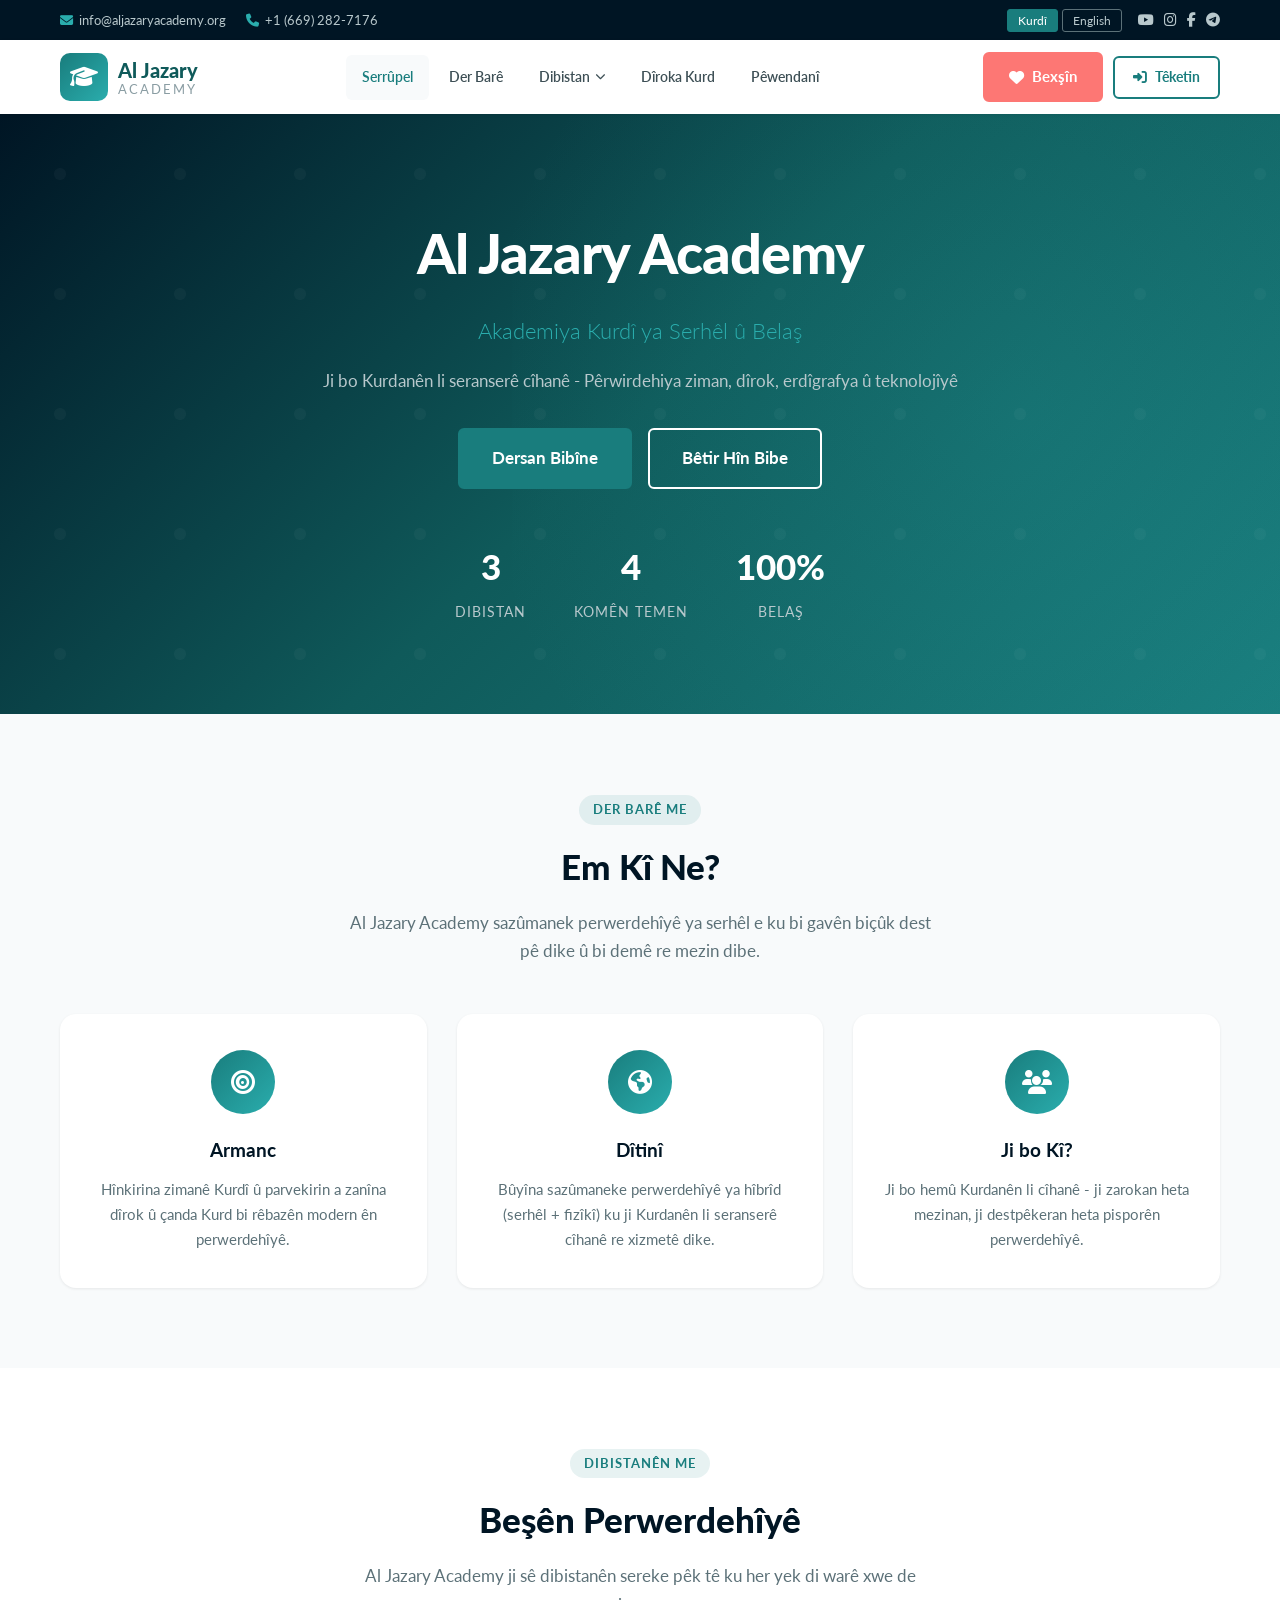
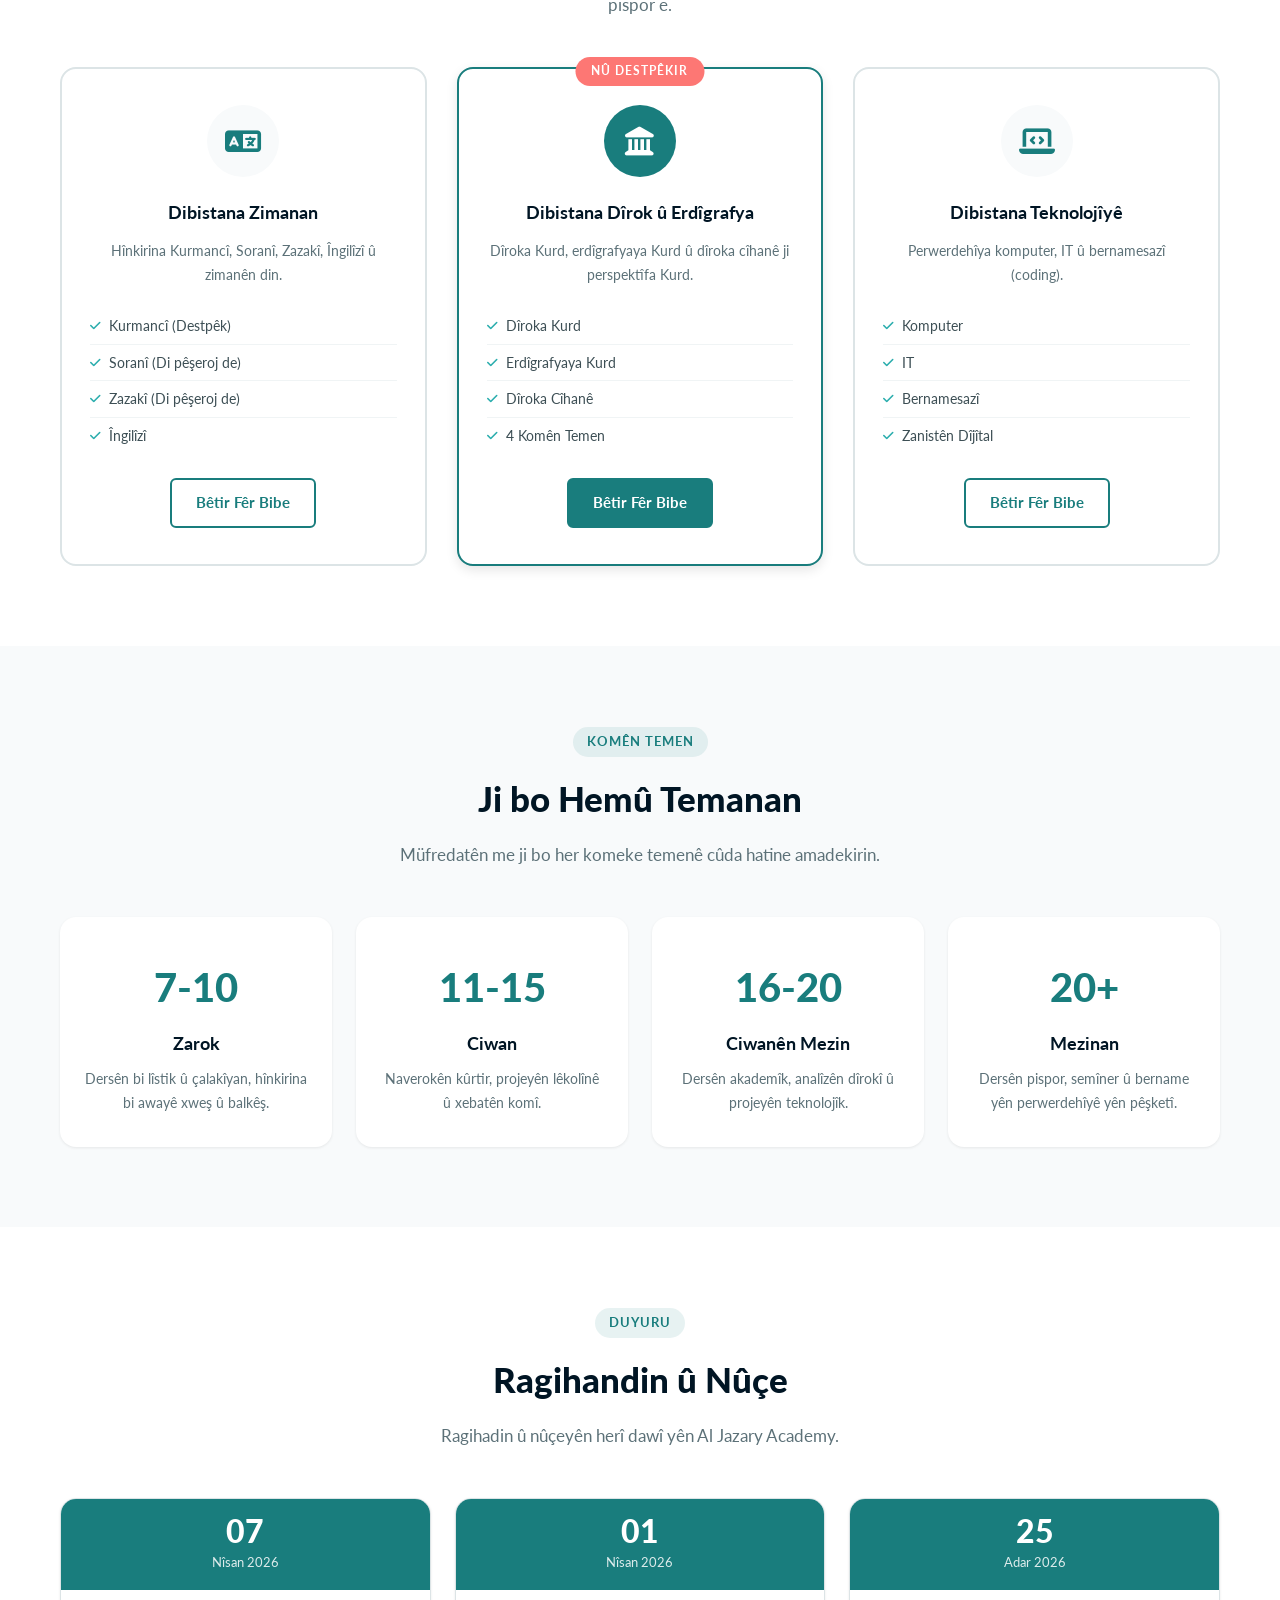
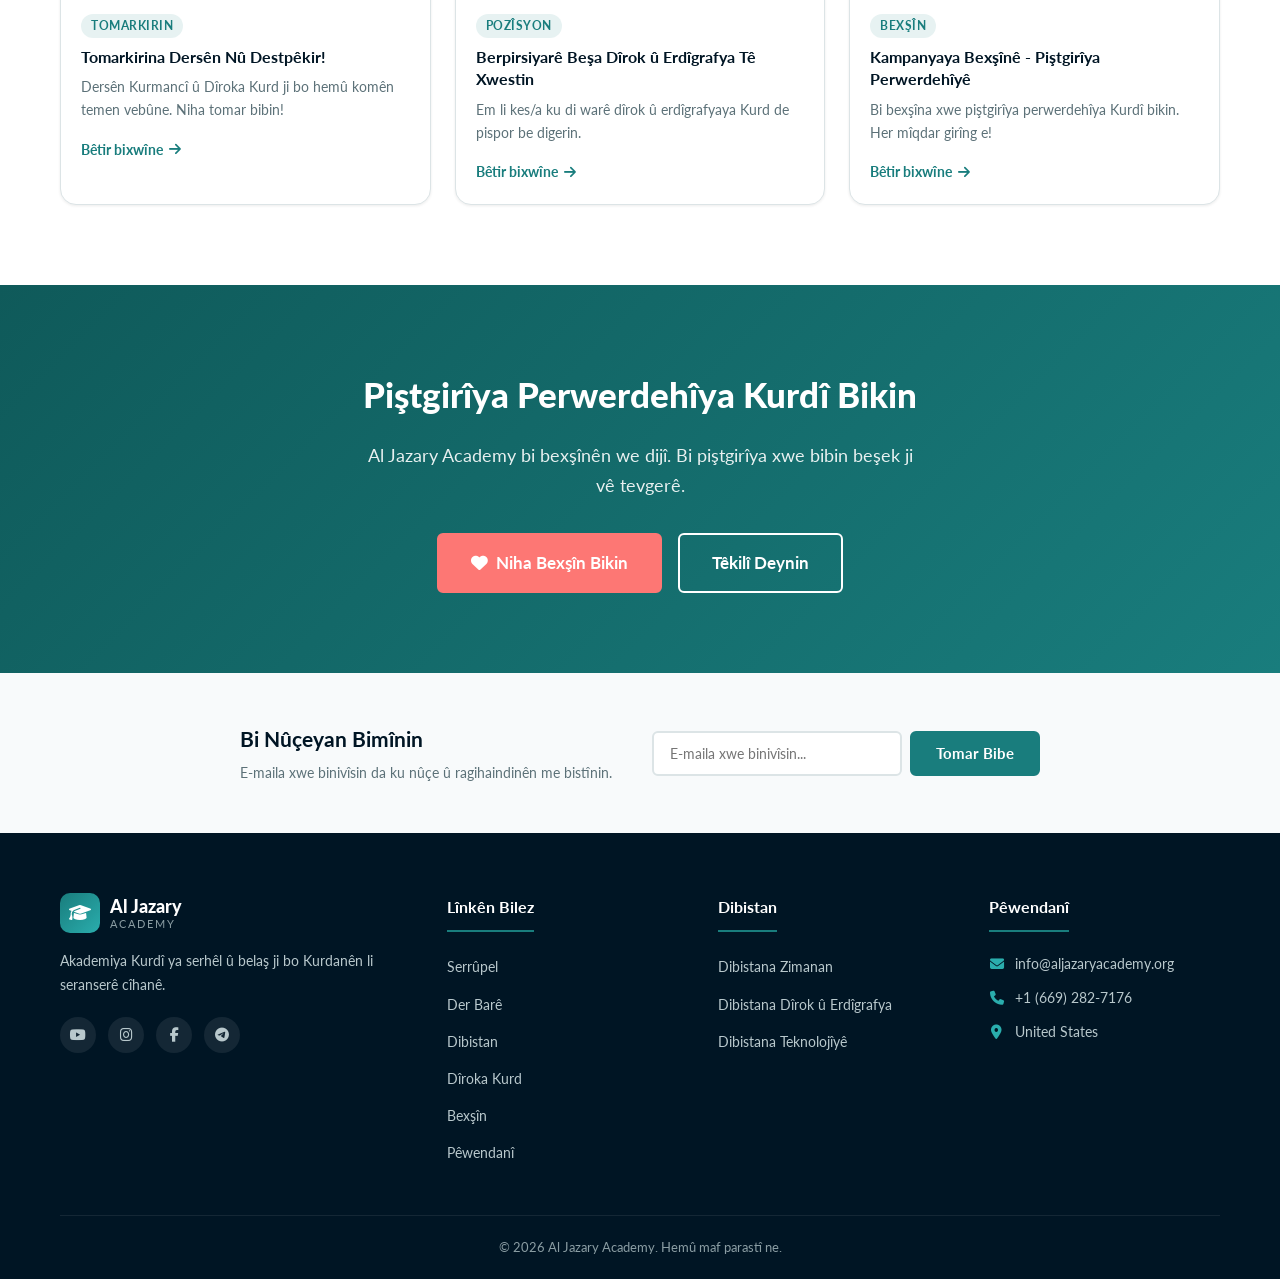
<file: index.html>
<!DOCTYPE html>
<html lang="ku">
<head>
    <meta charset="UTF-8">
    <meta name="viewport" content="width=device-width, initial-scale=1.0">
    <title>Al Jazary Academy - Akademiya Kurd&icirc; ya Serhêl</title>
    <meta name="description" content="Al Jazary Academy - Free online Kurdish education. Kurdish language, history, geography and technology courses for all ages.">
    <link rel="preconnect" href="https://fonts.googleapis.com">
    <link rel="preconnect" href="https://fonts.gstatic.com" crossorigin>
    <link href="https://fonts.googleapis.com/css2?family=Lato:wght@300;400;700;900&family=Noto+Sans+Arabic:wght@400;700&display=swap" rel="stylesheet">
    <link rel="stylesheet" href="https://cdnjs.cloudflare.com/ajax/libs/font-awesome/6.5.1/css/all.min.css">
    <link rel="stylesheet" href="css/style.css">
</head>
<body>

    <!-- Top Bar -->
    <div class="top-bar">
        <div class="container">
            <div class="top-bar-left">
                <span><i class="fas fa-envelope"></i> info@aljazaryacademy.org</span>
                <span><i class="fas fa-phone"></i> +1 (669) 282-7176</span>
            </div>
            <div class="top-bar-right">
                <div class="language-switcher">
                    <button class="lang-btn active" data-lang="ku">Kurd&icirc;</button>
                    <button class="lang-btn" data-lang="en">English</button>
                </div>
                <div class="social-icons">
                    <a href="#" aria-label="YouTube"><i class="fab fa-youtube"></i></a>
                    <a href="#" aria-label="Instagram"><i class="fab fa-instagram"></i></a>
                    <a href="#" aria-label="Facebook"><i class="fab fa-facebook-f"></i></a>
                    <a href="#" aria-label="Telegram"><i class="fab fa-telegram-plane"></i></a>
                </div>
            </div>
        </div>
    </div>

    <!-- Header / Navigation -->
    <header class="main-header" id="mainHeader">
        <div class="container">
            <div class="header-inner">
                <a href="index.html" class="logo">
                    <div class="logo-icon">
                        <i class="fas fa-graduation-cap"></i>
                    </div>
                    <div class="logo-text">
                        <span class="logo-name">Al Jazary</span>
                        <span class="logo-sub">Academy</span>
                    </div>
                </a>

                <nav class="main-nav" id="mainNav">
                    <ul class="nav-list">
                        <li><a href="index.html" class="active">Serr&ucirc;pel</a></li>
                        <li><a href="pages/about.html">Der Bar&ecirc;</a></li>
                        <li class="has-dropdown">
                            <a href="pages/schools.html">Dibistan <i class="fas fa-chevron-down"></i></a>
                            <ul class="dropdown">
                                <li><a href="pages/schools.html#language">Dibistana Zimanan</a></li>
                                <li><a href="pages/schools.html#history">Dibistana D&icirc;rok &ucirc; Erd&icirc;grafya</a></li>
                                <li><a href="pages/schools.html#tech">Dibistana Teknoloj&icirc;y&ecirc;</a></li>
                            </ul>
                        </li>
                        <li><a href="pages/history.html">D&icirc;roka Kurd</a></li>
                        <li><a href="pages/contact.html">P&ecirc;wendan&icirc;</a></li>
                    </ul>
                </nav>

                <div class="header-actions">
                    <a href="pages/donate.html" class="btn btn-donate"><i class="fas fa-heart"></i> Bexşîn</a>
                    <a href="#" class="btn btn-login"><i class="fas fa-sign-in-alt"></i> T&ecirc;ketin</a>
                    <button class="mobile-toggle" id="mobileToggle" aria-label="Menu">
                        <span></span>
                        <span></span>
                        <span></span>
                    </button>
                </div>
            </div>
        </div>
    </header>

    <!-- Hero Section -->
    <section class="hero">
        <div class="hero-overlay"></div>
        <div class="container">
            <div class="hero-content">
                <h1>Al Jazary Academy</h1>
                <p class="hero-subtitle">Akademiya Kurd&icirc; ya Serhêl &ucirc; Belaş</p>
                <p class="hero-desc">Ji bo Kurdan&ecirc;n li seranser&ecirc; cîhan&ecirc; - P&ecirc;rwirdehiya ziman, d&icirc;rok, erd&icirc;grafya &ucirc; teknoloj&icirc;y&ecirc;</p>
                <div class="hero-buttons">
                    <a href="pages/schools.html" class="btn btn-primary btn-lg">Dersan Bibîne</a>
                    <a href="pages/about.html" class="btn btn-outline btn-lg">Bêtir Hîn Bibe</a>
                </div>
                <div class="hero-stats">
                    <div class="stat">
                        <span class="stat-number">3</span>
                        <span class="stat-label">Dibistan</span>
                    </div>
                    <div class="stat">
                        <span class="stat-number">4</span>
                        <span class="stat-label">Komên Temen</span>
                    </div>
                    <div class="stat">
                        <span class="stat-number">100%</span>
                        <span class="stat-label">Belaş</span>
                    </div>
                </div>
            </div>
        </div>
    </section>

    <!-- About Preview Section -->
    <section class="section about-preview">
        <div class="container">
            <div class="section-header">
                <span class="section-tag">Der Bar&ecirc; Me</span>
                <h2>Em K&icirc; Ne?</h2>
                <p>Al Jazary Academy sazûmanek perwerdehîyê ya serhêl e ku bi gavên biçûk dest pê dike û bi demê re mezin dibe.</p>
            </div>
            <div class="about-grid">
                <div class="about-card">
                    <div class="about-icon"><i class="fas fa-bullseye"></i></div>
                    <h3>Armanc</h3>
                    <p>Hînkirina zimanê Kurdî û parvekirin a zanîna dîrok û çanda Kurd bi rêbazên modern ên perwerdehîyê.</p>
                </div>
                <div class="about-card">
                    <div class="about-icon"><i class="fas fa-globe-americas"></i></div>
                    <h3>Dîtinî</h3>
                    <p>Bûyîna sazûmaneke perwerdehîyê ya hîbrîd (serhêl + fizîkî) ku ji Kurdanên li seranserê cîhanê re xizmetê dike.</p>
                </div>
                <div class="about-card">
                    <div class="about-icon"><i class="fas fa-users"></i></div>
                    <h3>Ji bo Kî?</h3>
                    <p>Ji bo hemû Kurdanên li cîhanê - ji zarokan heta mezinan, ji destpêkeran heta pisporên perwerdehîyê.</p>
                </div>
            </div>
        </div>
    </section>

    <!-- Schools Section -->
    <section class="section schools-section">
        <div class="container">
            <div class="section-header">
                <span class="section-tag">Dibistanên Me</span>
                <h2>Beşên Perwerdehîyê</h2>
                <p>Al Jazary Academy ji sê dibistanên sereke pêk tê ku her yek di warê xwe de pispor e.</p>
            </div>
            <div class="schools-grid">
                <!-- Language School -->
                <div class="school-card">
                    <div class="school-icon">
                        <i class="fas fa-language"></i>
                    </div>
                    <h3>Dibistana Zimanan</h3>
                    <p>Hînkirina Kurmancî, Soranî, Zazakî, Îngilîzî û zimanên din.</p>
                    <ul class="school-features">
                        <li><i class="fas fa-check"></i> Kurmancî (Destpêk)</li>
                        <li><i class="fas fa-check"></i> Soranî (Di pêşeroj de)</li>
                        <li><i class="fas fa-check"></i> Zazakî (Di pêşeroj de)</li>
                        <li><i class="fas fa-check"></i> Îngilîzî</li>
                    </ul>
                    <a href="pages/schools.html#language" class="btn btn-secondary">Bêtir Fêr Bibe</a>
                </div>

                <!-- History School -->
                <div class="school-card featured">
                    <div class="school-badge">Nû Destpêkir</div>
                    <div class="school-icon">
                        <i class="fas fa-landmark"></i>
                    </div>
                    <h3>Dibistana Dîrok û Erdîgrafya</h3>
                    <p>Dîroka Kurd, erdîgrafyaya Kurd û dîroka cîhanê ji perspektîfa Kurd.</p>
                    <ul class="school-features">
                        <li><i class="fas fa-check"></i> Dîroka Kurd</li>
                        <li><i class="fas fa-check"></i> Erdîgrafyaya Kurd</li>
                        <li><i class="fas fa-check"></i> Dîroka Cîhanê</li>
                        <li><i class="fas fa-check"></i> 4 Komên Temen</li>
                    </ul>
                    <a href="pages/schools.html#history" class="btn btn-primary">Bêtir Fêr Bibe</a>
                </div>

                <!-- Tech School -->
                <div class="school-card">
                    <div class="school-icon">
                        <i class="fas fa-laptop-code"></i>
                    </div>
                    <h3>Dibistana Teknolojîyê</h3>
                    <p>Perwerdehîya komputer, IT û bernamesazî (coding).</p>
                    <ul class="school-features">
                        <li><i class="fas fa-check"></i> Komputer</li>
                        <li><i class="fas fa-check"></i> IT</li>
                        <li><i class="fas fa-check"></i> Bernamesazî</li>
                        <li><i class="fas fa-check"></i> Zanistên Dîjîtal</li>
                    </ul>
                    <a href="pages/schools.html#tech" class="btn btn-secondary">Bêtir Fêr Bibe</a>
                </div>
            </div>
        </div>
    </section>

    <!-- Age Groups Section -->
    <section class="section age-groups">
        <div class="container">
            <div class="section-header">
                <span class="section-tag">Komên Temen</span>
                <h2>Ji bo Hemû Temanan</h2>
                <p>Müfredatên me ji bo her komeke temenê cûda hatine amadekirin.</p>
            </div>
            <div class="age-grid">
                <div class="age-card">
                    <div class="age-range">7-10</div>
                    <h3>Zarok</h3>
                    <p>Dersên bi lîstik û çalakîyan, hînkirina bi awayê xweş û balkêş.</p>
                </div>
                <div class="age-card">
                    <div class="age-range">11-15</div>
                    <h3>Ciwan</h3>
                    <p>Naverokên kûrtir, projeyên lêkolînê û xebatên komî.</p>
                </div>
                <div class="age-card">
                    <div class="age-range">16-20</div>
                    <h3>Ciwanên Mezin</h3>
                    <p>Dersên akademîk, analîzên dîrokî û projeyên teknolojîk.</p>
                </div>
                <div class="age-card">
                    <div class="age-range">20+</div>
                    <h3>Mezinan</h3>
                    <p>Dersên pispor, semîner û bername yên perwerdehîyê yên pêşketî.</p>
                </div>
            </div>
        </div>
    </section>

    <!-- Announcements Section -->
    <section class="section announcements">
        <div class="container">
            <div class="section-header">
                <span class="section-tag">Duyuru</span>
                <h2>Ragihandin û Nûçe</h2>
                <p>Ragihadin û nûçeyên herî dawî yên Al Jazary Academy.</p>
            </div>
            <div class="announcements-grid">
                <div class="announcement-card">
                    <div class="announcement-date">
                        <span class="day">07</span>
                        <span class="month">Nîsan 2026</span>
                    </div>
                    <div class="announcement-content">
                        <span class="announcement-tag">Tomarkirin</span>
                        <h3>Tomarkirina Dersên Nû Destpêkir!</h3>
                        <p>Dersên Kurmancî û Dîroka Kurd ji bo hemû komên temen vebûne. Niha tomar bibin!</p>
                        <a href="#" class="read-more">Bêtir bixwîne <i class="fas fa-arrow-right"></i></a>
                    </div>
                </div>
                <div class="announcement-card">
                    <div class="announcement-date">
                        <span class="day">01</span>
                        <span class="month">Nîsan 2026</span>
                    </div>
                    <div class="announcement-content">
                        <span class="announcement-tag">Pozîsyon</span>
                        <h3>Berpirsiyarê Beşa Dîrok û Erdîgrafya Tê Xwestin</h3>
                        <p>Em li kes/a ku di warê dîrok û erdîgrafyaya Kurd de pispor be digerin.</p>
                        <a href="#" class="read-more">Bêtir bixwîne <i class="fas fa-arrow-right"></i></a>
                    </div>
                </div>
                <div class="announcement-card">
                    <div class="announcement-date">
                        <span class="day">25</span>
                        <span class="month">Adar 2026</span>
                    </div>
                    <div class="announcement-content">
                        <span class="announcement-tag">Bexşîn</span>
                        <h3>Kampanyaya Bexşînê - Piştgirîya Perwerdehîyê</h3>
                        <p>Bi bexşîna xwe piştgirîya perwerdehîya Kurdî bikin. Her mîqdar girîng e!</p>
                        <a href="pages/donate.html" class="read-more">Bêtir bixwîne <i class="fas fa-arrow-right"></i></a>
                    </div>
                </div>
            </div>
        </div>
    </section>

    <!-- CTA / Donate Section -->
    <section class="section cta-section">
        <div class="container">
            <div class="cta-content">
                <h2>Piştgirîya Perwerdehîya Kurdî Bikin</h2>
                <p>Al Jazary Academy bi bexşînên we dijî. Bi piştgirîya xwe bibin beşek ji vê tevgerê.</p>
                <div class="cta-buttons">
                    <a href="pages/donate.html" class="btn btn-donate btn-lg"><i class="fas fa-heart"></i> Niha Bexşîn Bikin</a>
                    <a href="pages/contact.html" class="btn btn-outline btn-lg">Têkilî Deynin</a>
                </div>
            </div>
        </div>
    </section>

    <!-- Newsletter Section -->
    <section class="section newsletter">
        <div class="container">
            <div class="newsletter-inner">
                <div class="newsletter-text">
                    <h3>Bi Nûçeyan Bimînin</h3>
                    <p>E-maila xwe binivîsin da ku nûçe û ragihaindinên me bistînin.</p>
                </div>
                <form class="newsletter-form" id="newsletterForm">
                    <input type="email" placeholder="E-maila xwe binivîsin..." required>
                    <button type="submit" class="btn btn-primary">Tomar Bibe</button>
                </form>
            </div>
        </div>
    </section>

    <!-- Footer -->
    <footer class="main-footer">
        <div class="container">
            <div class="footer-grid">
                <div class="footer-col">
                    <div class="footer-logo">
                        <div class="logo-icon"><i class="fas fa-graduation-cap"></i></div>
                        <div class="logo-text">
                            <span class="logo-name">Al Jazary</span>
                            <span class="logo-sub">Academy</span>
                        </div>
                    </div>
                    <p>Akademiya Kurdî ya serhêl û belaş ji bo Kurdanên li seranserê cîhanê.</p>
                    <div class="footer-social">
                        <a href="#" aria-label="YouTube"><i class="fab fa-youtube"></i></a>
                        <a href="#" aria-label="Instagram"><i class="fab fa-instagram"></i></a>
                        <a href="#" aria-label="Facebook"><i class="fab fa-facebook-f"></i></a>
                        <a href="#" aria-label="Telegram"><i class="fab fa-telegram-plane"></i></a>
                    </div>
                </div>
                <div class="footer-col">
                    <h4>Lînkên Bilez</h4>
                    <ul>
                        <li><a href="index.html">Serrûpel</a></li>
                        <li><a href="pages/about.html">Der Barê</a></li>
                        <li><a href="pages/schools.html">Dibistan</a></li>
                        <li><a href="pages/history.html">Dîroka Kurd</a></li>
                        <li><a href="pages/donate.html">Bexşîn</a></li>
                        <li><a href="pages/contact.html">Pêwendanî</a></li>
                    </ul>
                </div>
                <div class="footer-col">
                    <h4>Dibistan</h4>
                    <ul>
                        <li><a href="pages/schools.html#language">Dibistana Zimanan</a></li>
                        <li><a href="pages/schools.html#history">Dibistana Dîrok û Erdîgrafya</a></li>
                        <li><a href="pages/schools.html#tech">Dibistana Teknolojîyê</a></li>
                    </ul>
                </div>
                <div class="footer-col">
                    <h4>Pêwendanî</h4>
                    <ul class="contact-list">
                        <li><i class="fas fa-envelope"></i> info@aljazaryacademy.org</li>
                        <li><i class="fas fa-phone"></i> +1 (669) 282-7176</li>
                        <li><i class="fas fa-map-marker-alt"></i> United States</li>
                    </ul>
                </div>
            </div>
            <div class="footer-bottom">
                <p>&copy; 2026 Al Jazary Academy. Hemû maf parastî ne.</p>
            </div>
        </div>
    </footer>

    <!-- Back to Top -->
    <button class="back-to-top" id="backToTop" aria-label="Back to top">
        <i class="fas fa-chevron-up"></i>
    </button>

    <script src="js/main.js"></script>
</body>
</html>
</file>
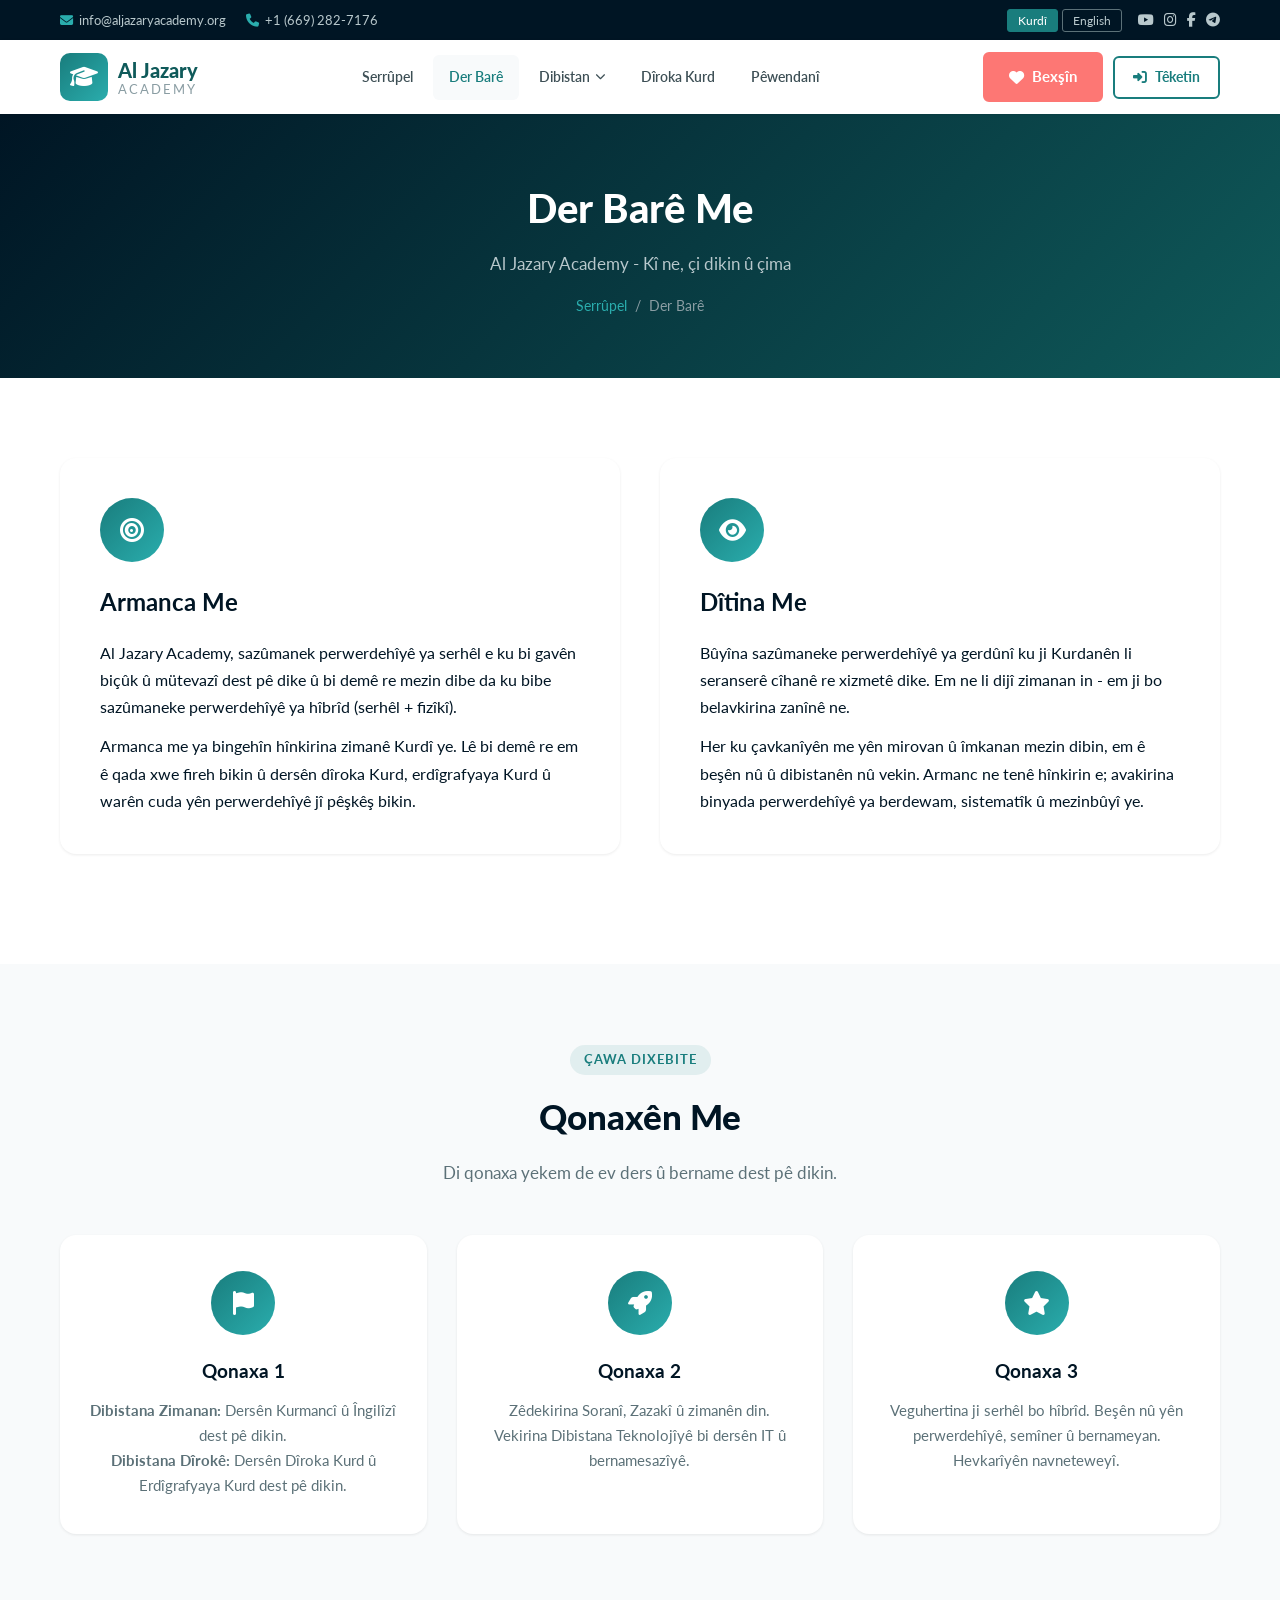
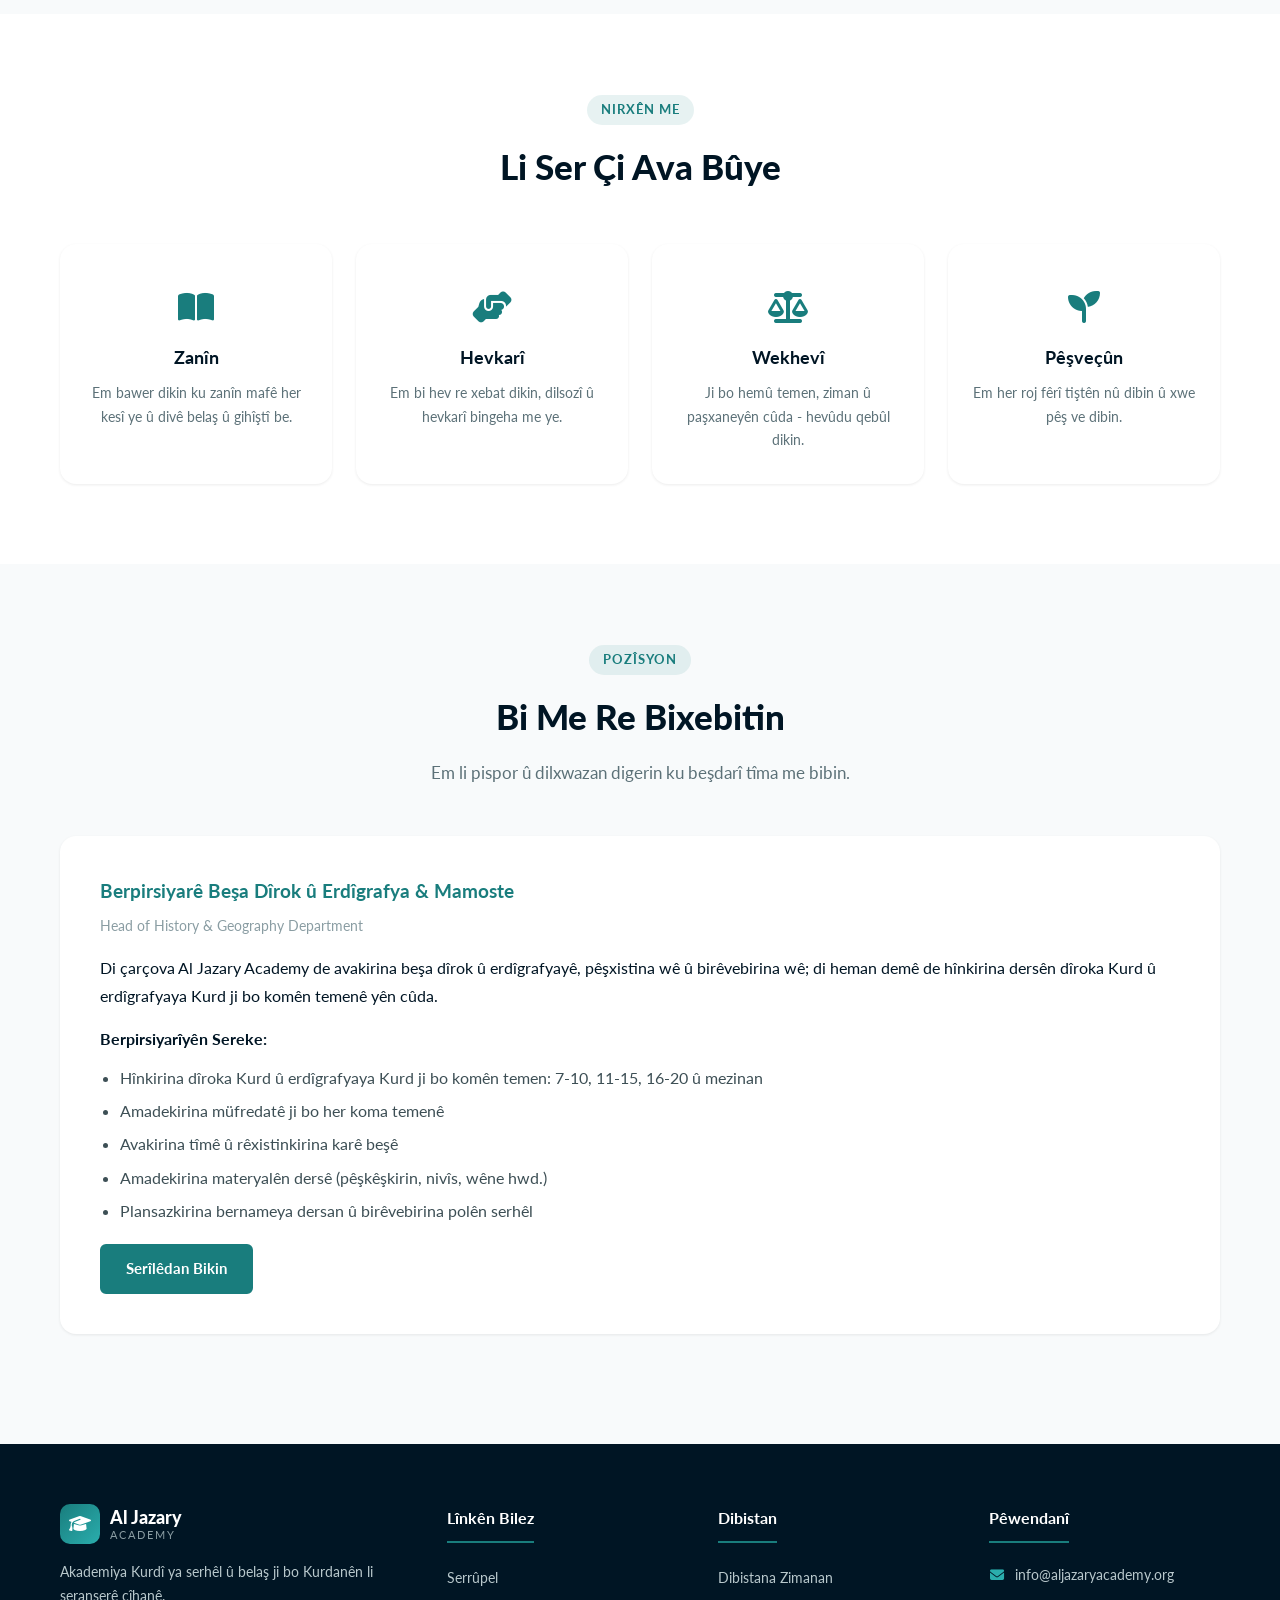
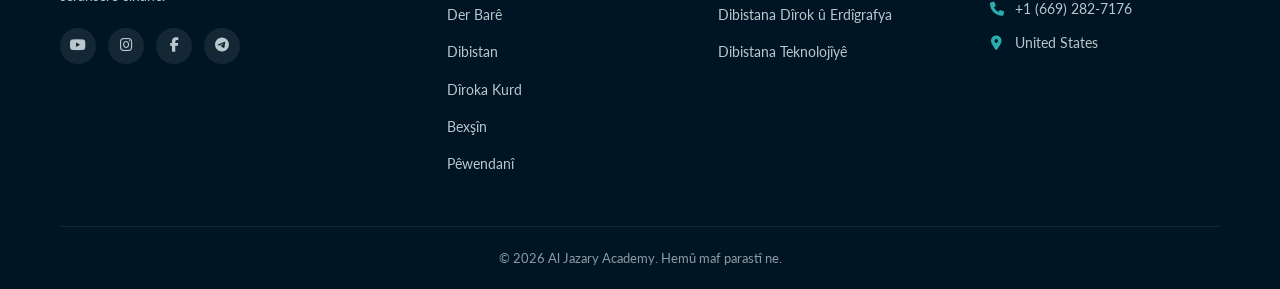
<file: pages/about.html>
<!DOCTYPE html>
<html lang="ku">
<head>
    <meta charset="UTF-8">
    <meta name="viewport" content="width=device-width, initial-scale=1.0">
    <title>Der Barê - Al Jazary Academy</title>
    <meta name="description" content="Al Jazary Academy - About us. Learn about our mission, vision and team.">
    <link rel="preconnect" href="https://fonts.googleapis.com">
    <link rel="preconnect" href="https://fonts.gstatic.com" crossorigin>
    <link href="https://fonts.googleapis.com/css2?family=Lato:wght@300;400;700;900&display=swap" rel="stylesheet">
    <link rel="stylesheet" href="https://cdnjs.cloudflare.com/ajax/libs/font-awesome/6.5.1/css/all.min.css">
    <link rel="stylesheet" href="../css/style.css">
</head>
<body>

    <!-- Top Bar -->
    <div class="top-bar">
        <div class="container">
            <div class="top-bar-left">
                <span><i class="fas fa-envelope"></i> info@aljazaryacademy.org</span>
                <span><i class="fas fa-phone"></i> +1 (669) 282-7176</span>
            </div>
            <div class="top-bar-right">
                <div class="language-switcher">
                    <button class="lang-btn active" data-lang="ku">Kurdî</button>
                    <button class="lang-btn" data-lang="en">English</button>
                </div>
                <div class="social-icons">
                    <a href="#" aria-label="YouTube"><i class="fab fa-youtube"></i></a>
                    <a href="#" aria-label="Instagram"><i class="fab fa-instagram"></i></a>
                    <a href="#" aria-label="Facebook"><i class="fab fa-facebook-f"></i></a>
                    <a href="#" aria-label="Telegram"><i class="fab fa-telegram-plane"></i></a>
                </div>
            </div>
        </div>
    </div>

    <!-- Header -->
    <header class="main-header" id="mainHeader">
        <div class="container">
            <div class="header-inner">
                <a href="../index.html" class="logo">
                    <div class="logo-icon"><i class="fas fa-graduation-cap"></i></div>
                    <div class="logo-text">
                        <span class="logo-name">Al Jazary</span>
                        <span class="logo-sub">Academy</span>
                    </div>
                </a>
                <nav class="main-nav" id="mainNav">
                    <ul class="nav-list">
                        <li><a href="../index.html">Serrûpel</a></li>
                        <li><a href="about.html" class="active">Der Barê</a></li>
                        <li class="has-dropdown">
                            <a href="schools.html">Dibistan <i class="fas fa-chevron-down"></i></a>
                            <ul class="dropdown">
                                <li><a href="schools.html#language">Dibistana Zimanan</a></li>
                                <li><a href="schools.html#history">Dibistana Dîrok û Erdîgrafya</a></li>
                                <li><a href="schools.html#tech">Dibistana Teknolojîyê</a></li>
                            </ul>
                        </li>
                        <li><a href="history.html">Dîroka Kurd</a></li>
                        <li><a href="contact.html">Pêwendanî</a></li>
                    </ul>
                </nav>
                <div class="header-actions">
                    <a href="donate.html" class="btn btn-donate"><i class="fas fa-heart"></i> Bexşîn</a>
                    <a href="#" class="btn btn-login"><i class="fas fa-sign-in-alt"></i> Têketin</a>
                    <button class="mobile-toggle" id="mobileToggle" aria-label="Menu">
                        <span></span><span></span><span></span>
                    </button>
                </div>
            </div>
        </div>
    </header>

    <!-- Page Header -->
    <section class="page-header">
        <div class="container">
            <h1>Der Barê Me</h1>
            <p>Al Jazary Academy - Kî ne, çi dikin û çima</p>
            <div class="breadcrumb">
                <a href="../index.html">Serrûpel</a>
                <span>/</span>
                <span>Der Barê</span>
            </div>
        </div>
    </section>

    <!-- Mission & Vision -->
    <section class="section">
        <div class="container">
            <div class="about-grid" style="grid-template-columns: 1fr 1fr; gap: 40px;">
                <div class="content-card">
                    <div class="about-icon" style="margin: 0 0 20px 0;"><i class="fas fa-bullseye"></i></div>
                    <h3 style="font-size: 1.5rem; margin-bottom: 16px;">Armanca Me</h3>
                    <p>Al Jazary Academy, sazûmanek perwerdehîyê ya serhêl e ku bi gavên biçûk û mütevazî dest pê dike û bi demê re mezin dibe da ku bibe sazûmaneke perwerdehîyê ya hîbrîd (serhêl + fizîkî).</p>
                    <p style="margin-top: 12px;">Armanca me ya bingehîn hînkirina zimanê Kurdî ye. Lê bi demê re em ê qada xwe fireh bikin û dersên dîroka Kurd, erdîgrafyaya Kurd û warên cuda yên perwerdehîyê jî pêşkêş bikin.</p>
                </div>
                <div class="content-card">
                    <div class="about-icon" style="margin: 0 0 20px 0;"><i class="fas fa-eye"></i></div>
                    <h3 style="font-size: 1.5rem; margin-bottom: 16px;">Dîtina Me</h3>
                    <p>Bûyîna sazûmaneke perwerdehîyê ya gerdûnî ku ji Kurdanên li seranserê cîhanê re xizmetê dike. Em ne li dijî zimanan in - em ji bo belavkirina zanînê ne.</p>
                    <p style="margin-top: 12px;">Her ku çavkanîyên me yên mirovan û îmkanan mezin dibin, em ê beşên nû û dibistanên nû vekin. Armanc ne tenê hînkirin e; avakirina binyada perwerdehîyê ya berdewam, sistematîk û mezinbûyî ye.</p>
                </div>
            </div>
        </div>
    </section>

    <!-- How It Works -->
    <section class="section" style="background: var(--gray-50);">
        <div class="container">
            <div class="section-header">
                <span class="section-tag">Çawa Dixebite</span>
                <h2>Qonaxên Me</h2>
                <p>Di qonaxa yekem de ev ders û bername dest pê dikin.</p>
            </div>
            <div class="about-grid">
                <div class="about-card">
                    <div class="about-icon"><i class="fas fa-flag"></i></div>
                    <h3>Qonaxa 1</h3>
                    <p><strong>Dibistana Zimanan:</strong> Dersên Kurmancî û Îngilîzî dest pê dikin. <br><strong>Dibistana Dîrokê:</strong> Dersên Dîroka Kurd û Erdîgrafyaya Kurd dest pê dikin.</p>
                </div>
                <div class="about-card">
                    <div class="about-icon"><i class="fas fa-rocket"></i></div>
                    <h3>Qonaxa 2</h3>
                    <p>Zêdekirina Soranî, Zazakî û zimanên din. Vekirina Dibistana Teknolojîyê bi dersên IT û bernamesazîyê.</p>
                </div>
                <div class="about-card">
                    <div class="about-icon"><i class="fas fa-star"></i></div>
                    <h3>Qonaxa 3</h3>
                    <p>Veguhertina ji serhêl bo hîbrîd. Beşên nû yên perwerdehîyê, semîner û bernameyan. Hevkarîyên navneteweyî.</p>
                </div>
            </div>
        </div>
    </section>

    <!-- Values -->
    <section class="section">
        <div class="container">
            <div class="section-header">
                <span class="section-tag">Nirxên Me</span>
                <h2>Li Ser Çi Ava Bûye</h2>
            </div>
            <div class="age-grid">
                <div class="age-card">
                    <div class="age-range" style="font-size: 2rem;"><i class="fas fa-book-open" style="color: var(--primary);"></i></div>
                    <h3>Zanîn</h3>
                    <p>Em bawer dikin ku zanîn mafê her kesî ye û divê belaş û gihîştî be.</p>
                </div>
                <div class="age-card">
                    <div class="age-range" style="font-size: 2rem;"><i class="fas fa-hands-helping" style="color: var(--primary);"></i></div>
                    <h3>Hevkarî</h3>
                    <p>Em bi hev re xebat dikin, dilsozî û hevkarî bingeha me ye.</p>
                </div>
                <div class="age-card">
                    <div class="age-range" style="font-size: 2rem;"><i class="fas fa-balance-scale" style="color: var(--primary);"></i></div>
                    <h3>Wekhevî</h3>
                    <p>Ji bo hemû temen, ziman û paşxaneyên cûda - hevûdu qebûl dikin.</p>
                </div>
                <div class="age-card">
                    <div class="age-range" style="font-size: 2rem;"><i class="fas fa-seedling" style="color: var(--primary);"></i></div>
                    <h3>Pêşveçûn</h3>
                    <p>Em her roj fêrî tiştên nû dibin û xwe pêş ve dibin.</p>
                </div>
            </div>
        </div>
    </section>

    <!-- Open Positions -->
    <section class="section" style="background: var(--gray-50);">
        <div class="container">
            <div class="section-header">
                <span class="section-tag">Pozîsyon</span>
                <h2>Bi Me Re Bixebitin</h2>
                <p>Em li pispor û dilxwazan digerin ku beşdarî tîma me bibin.</p>
            </div>
            <div class="content-card">
                <h3 style="color: var(--primary); margin-bottom: 8px;">Berpirsiyarê Beşa Dîrok û Erdîgrafya & Mamoste</h3>
                <p style="color: var(--gray-400); font-size: 0.85rem; margin-bottom: 16px;">Head of History & Geography Department</p>
                <p style="margin-bottom: 16px;">Di çarçova Al Jazary Academy de avakirina beşa dîrok û erdîgrafyayê, pêşxistina wê û birêvebirina wê; di heman demê de hînkirina dersên dîroka Kurd û erdîgrafyaya Kurd ji bo komên temenê yên cûda.</p>
                <h4 style="margin-bottom: 12px;">Berpirsiyarîyên Sereke:</h4>
                <ul style="margin-left: 20px; margin-bottom: 20px; list-style: disc;">
                    <li style="margin-bottom: 6px; color: var(--gray-600);">Hînkirina dîroka Kurd û erdîgrafyaya Kurd ji bo komên temen: 7-10, 11-15, 16-20 û mezinan</li>
                    <li style="margin-bottom: 6px; color: var(--gray-600);">Amadekirina müfredatê ji bo her koma temenê</li>
                    <li style="margin-bottom: 6px; color: var(--gray-600);">Avakirina tîmê û rêxistinkirina karê beşê</li>
                    <li style="margin-bottom: 6px; color: var(--gray-600);">Amadekirina materyalên dersê (pêşkêşkirin, nivîs, wêne hwd.)</li>
                    <li style="margin-bottom: 6px; color: var(--gray-600);">Plansazkirina bernameya dersan û birêvebirina polên serhêl</li>
                </ul>
                <a href="contact.html" class="btn btn-primary">Serîlêdan Bikin</a>
            </div>
        </div>
    </section>

    <!-- Footer -->
    <footer class="main-footer">
        <div class="container">
            <div class="footer-grid">
                <div class="footer-col">
                    <div class="footer-logo">
                        <div class="logo-icon"><i class="fas fa-graduation-cap"></i></div>
                        <div class="logo-text">
                            <span class="logo-name">Al Jazary</span>
                            <span class="logo-sub">Academy</span>
                        </div>
                    </div>
                    <p>Akademiya Kurdî ya serhêl û belaş ji bo Kurdanên li seranserê cîhanê.</p>
                    <div class="footer-social">
                        <a href="#"><i class="fab fa-youtube"></i></a>
                        <a href="#"><i class="fab fa-instagram"></i></a>
                        <a href="#"><i class="fab fa-facebook-f"></i></a>
                        <a href="#"><i class="fab fa-telegram-plane"></i></a>
                    </div>
                </div>
                <div class="footer-col">
                    <h4>Lînkên Bilez</h4>
                    <ul>
                        <li><a href="../index.html">Serrûpel</a></li>
                        <li><a href="about.html">Der Barê</a></li>
                        <li><a href="schools.html">Dibistan</a></li>
                        <li><a href="history.html">Dîroka Kurd</a></li>
                        <li><a href="donate.html">Bexşîn</a></li>
                        <li><a href="contact.html">Pêwendanî</a></li>
                    </ul>
                </div>
                <div class="footer-col">
                    <h4>Dibistan</h4>
                    <ul>
                        <li><a href="schools.html#language">Dibistana Zimanan</a></li>
                        <li><a href="schools.html#history">Dibistana Dîrok û Erdîgrafya</a></li>
                        <li><a href="schools.html#tech">Dibistana Teknolojîyê</a></li>
                    </ul>
                </div>
                <div class="footer-col">
                    <h4>Pêwendanî</h4>
                    <ul class="contact-list">
                        <li><i class="fas fa-envelope"></i> info@aljazaryacademy.org</li>
                        <li><i class="fas fa-phone"></i> +1 (669) 282-7176</li>
                        <li><i class="fas fa-map-marker-alt"></i> United States</li>
                    </ul>
                </div>
            </div>
            <div class="footer-bottom">
                <p>&copy; 2026 Al Jazary Academy. Hemû maf parastî ne.</p>
            </div>
        </div>
    </footer>

    <button class="back-to-top" id="backToTop" aria-label="Back to top"><i class="fas fa-chevron-up"></i></button>
    <script src="../js/main.js"></script>
</body>
</html>
</file>
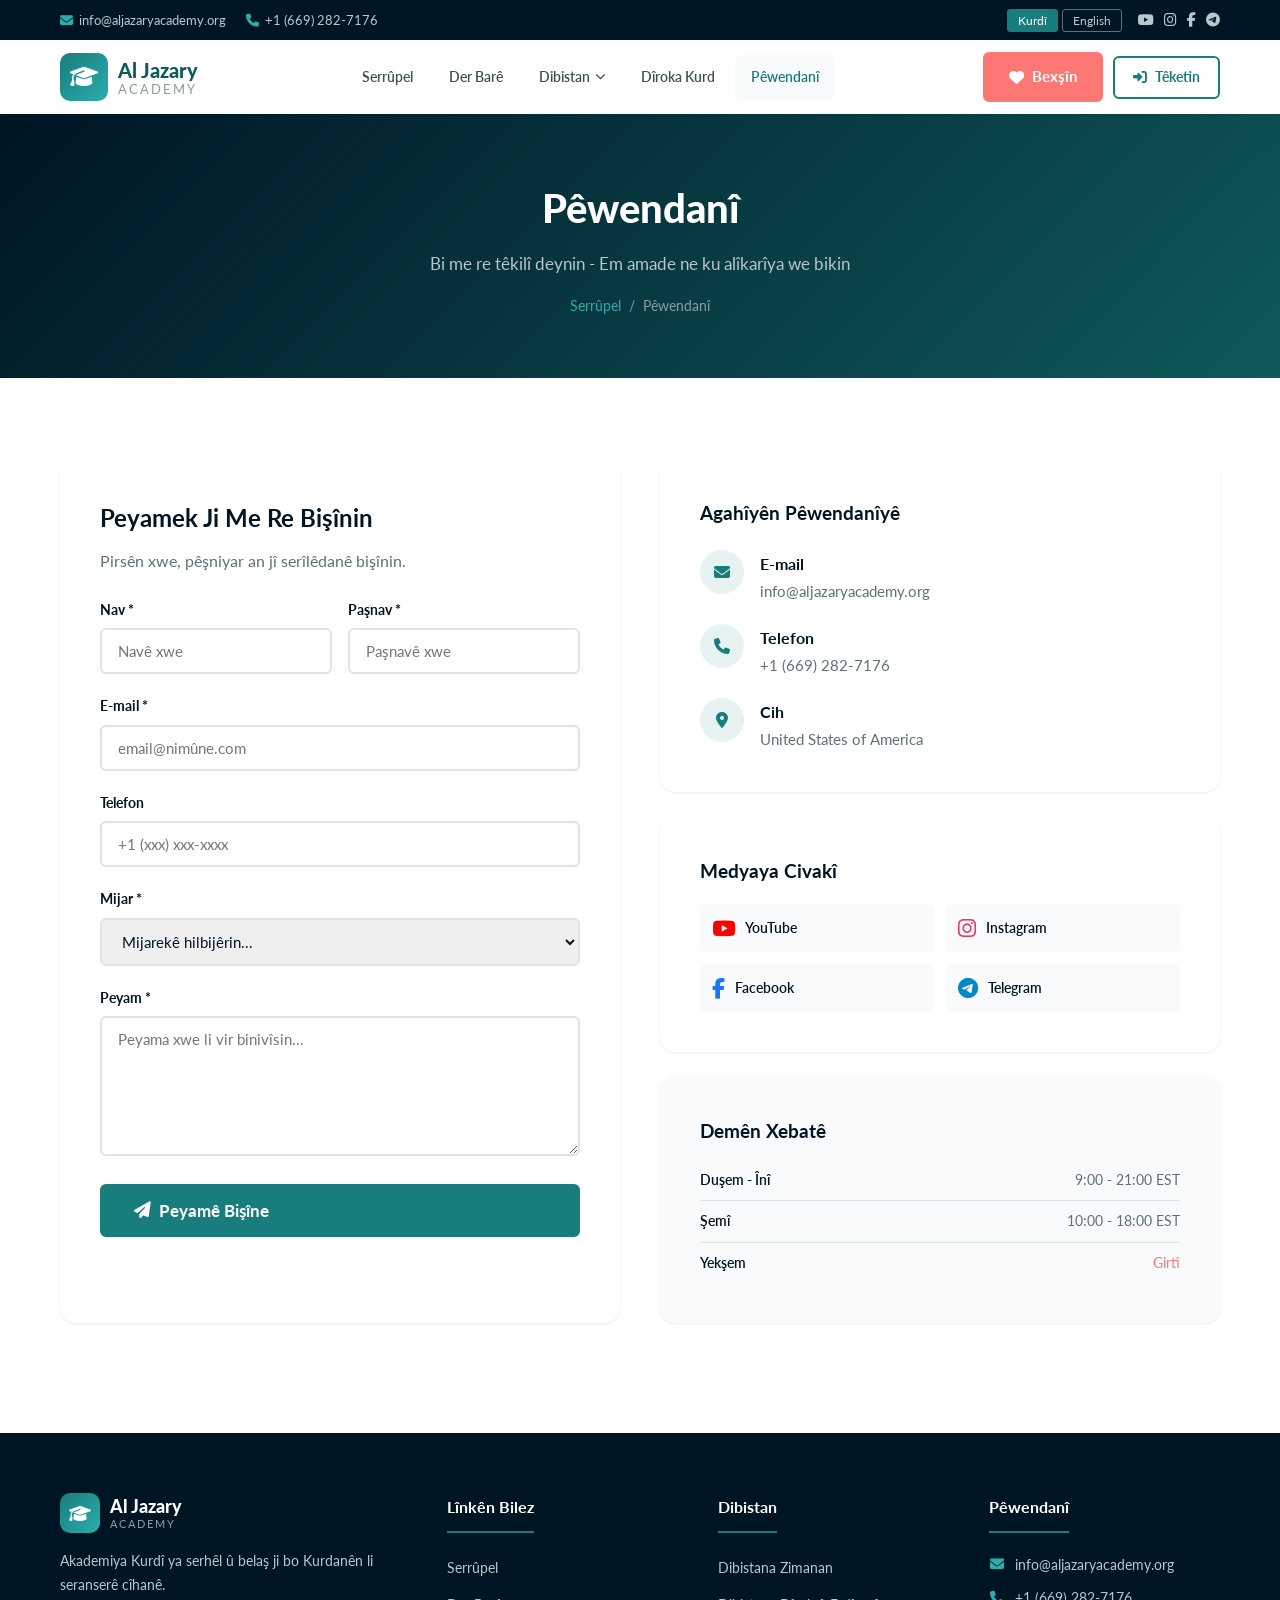
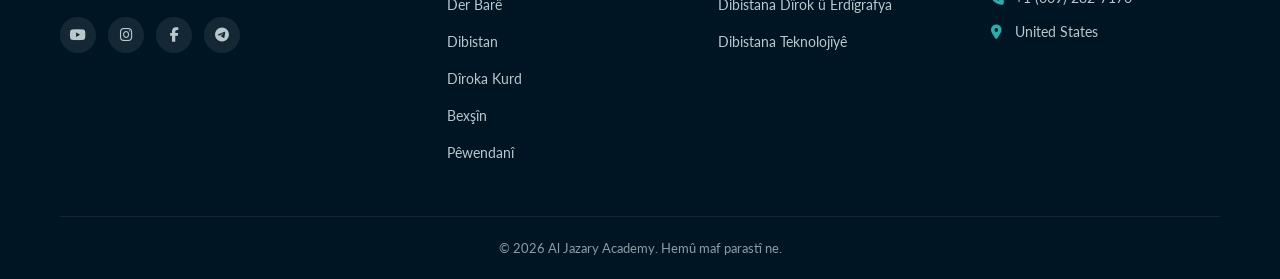
<file: pages/contact.html>
<!DOCTYPE html>
<html lang="ku">
<head>
    <meta charset="UTF-8">
    <meta name="viewport" content="width=device-width, initial-scale=1.0">
    <title>Pêwendanî - Al Jazary Academy</title>
    <meta name="description" content="Contact Al Jazary Academy. Get in touch with us.">
    <link rel="preconnect" href="https://fonts.googleapis.com">
    <link rel="preconnect" href="https://fonts.gstatic.com" crossorigin>
    <link href="https://fonts.googleapis.com/css2?family=Lato:wght@300;400;700;900&display=swap" rel="stylesheet">
    <link rel="stylesheet" href="https://cdnjs.cloudflare.com/ajax/libs/font-awesome/6.5.1/css/all.min.css">
    <link rel="stylesheet" href="../css/style.css">
</head>
<body>

    <!-- Top Bar -->
    <div class="top-bar">
        <div class="container">
            <div class="top-bar-left">
                <span><i class="fas fa-envelope"></i> info@aljazaryacademy.org</span>
                <span><i class="fas fa-phone"></i> +1 (669) 282-7176</span>
            </div>
            <div class="top-bar-right">
                <div class="language-switcher">
                    <button class="lang-btn active" data-lang="ku">Kurdî</button>
                    <button class="lang-btn" data-lang="en">English</button>
                </div>
                <div class="social-icons">
                    <a href="#"><i class="fab fa-youtube"></i></a>
                    <a href="#"><i class="fab fa-instagram"></i></a>
                    <a href="#"><i class="fab fa-facebook-f"></i></a>
                    <a href="#"><i class="fab fa-telegram-plane"></i></a>
                </div>
            </div>
        </div>
    </div>

    <!-- Header -->
    <header class="main-header" id="mainHeader">
        <div class="container">
            <div class="header-inner">
                <a href="../index.html" class="logo">
                    <div class="logo-icon"><i class="fas fa-graduation-cap"></i></div>
                    <div class="logo-text">
                        <span class="logo-name">Al Jazary</span>
                        <span class="logo-sub">Academy</span>
                    </div>
                </a>
                <nav class="main-nav" id="mainNav">
                    <ul class="nav-list">
                        <li><a href="../index.html">Serrûpel</a></li>
                        <li><a href="about.html">Der Barê</a></li>
                        <li class="has-dropdown">
                            <a href="schools.html">Dibistan <i class="fas fa-chevron-down"></i></a>
                            <ul class="dropdown">
                                <li><a href="schools.html#language">Dibistana Zimanan</a></li>
                                <li><a href="schools.html#history">Dibistana Dîrok û Erdîgrafya</a></li>
                                <li><a href="schools.html#tech">Dibistana Teknolojîyê</a></li>
                            </ul>
                        </li>
                        <li><a href="history.html">Dîroka Kurd</a></li>
                        <li><a href="contact.html" class="active">Pêwendanî</a></li>
                    </ul>
                </nav>
                <div class="header-actions">
                    <a href="donate.html" class="btn btn-donate"><i class="fas fa-heart"></i> Bexşîn</a>
                    <a href="#" class="btn btn-login"><i class="fas fa-sign-in-alt"></i> Têketin</a>
                    <button class="mobile-toggle" id="mobileToggle" aria-label="Menu">
                        <span></span><span></span><span></span>
                    </button>
                </div>
            </div>
        </div>
    </header>

    <!-- Page Header -->
    <section class="page-header">
        <div class="container">
            <h1>Pêwendanî</h1>
            <p>Bi me re têkilî deynin - Em amade ne ku alîkarîya we bikin</p>
            <div class="breadcrumb">
                <a href="../index.html">Serrûpel</a>
                <span>/</span>
                <span>Pêwendanî</span>
            </div>
        </div>
    </section>

    <!-- Contact Content -->
    <section class="section">
        <div class="container">
            <div style="display: grid; grid-template-columns: 1fr 1fr; gap: 40px;">
                <!-- Contact Form -->
                <div class="content-card">
                    <h2 style="font-size: 1.5rem; margin-bottom: 8px;">Peyamek Ji Me Re Bişînin</h2>
                    <p style="color: var(--gray-500); margin-bottom: 24px;">Pirsên xwe, pêşniyar an jî serîlêdanê bişînin.</p>

                    <form id="contactForm">
                        <div style="display: grid; grid-template-columns: 1fr 1fr; gap: 16px;">
                            <div class="form-group">
                                <label>Nav *</label>
                                <input type="text" placeholder="Navê xwe" required>
                            </div>
                            <div class="form-group">
                                <label>Paşnav *</label>
                                <input type="text" placeholder="Paşnavê xwe" required>
                            </div>
                        </div>
                        <div class="form-group">
                            <label>E-mail *</label>
                            <input type="email" placeholder="email@nimûne.com" required>
                        </div>
                        <div class="form-group">
                            <label>Telefon</label>
                            <input type="tel" placeholder="+1 (xxx) xxx-xxxx">
                        </div>
                        <div class="form-group">
                            <label>Mijar *</label>
                            <select required>
                                <option value="">Mijarekê hilbijêrin...</option>
                                <option value="registration">Tomarkirin / Qeydkirin</option>
                                <option value="volunteer">Dilxwazî / Volunteer</option>
                                <option value="teaching">Mamostetî / Teaching</option>
                                <option value="donation">Bexşîn / Donation</option>
                                <option value="partnership">Hevkarî / Partnership</option>
                                <option value="other">Yên Din / Other</option>
                            </select>
                        </div>
                        <div class="form-group">
                            <label>Peyam *</label>
                            <textarea placeholder="Peyama xwe li vir binivîsin..." required></textarea>
                        </div>
                        <button type="submit" class="btn btn-primary btn-lg" style="width: 100%;">
                            <i class="fas fa-paper-plane"></i> Peyamê Bişîne
                        </button>
                    </form>
                </div>

                <!-- Contact Info -->
                <div>
                    <div class="content-card" style="margin-bottom: 24px;">
                        <h3 style="margin-bottom: 20px;">Agahîyên Pêwendanîyê</h3>
                        <div style="margin-bottom: 20px; display: flex; gap: 16px; align-items: start;">
                            <div style="width: 44px; height: 44px; background: rgba(25,125,125,0.1); border-radius: 50%; display: flex; align-items: center; justify-content: center; flex-shrink: 0;">
                                <i class="fas fa-envelope" style="color: var(--primary);"></i>
                            </div>
                            <div>
                                <p style="font-weight: 700; margin-bottom: 2px;">E-mail</p>
                                <p style="color: var(--gray-500); font-size: 0.92rem;">info@aljazaryacademy.org</p>
                            </div>
                        </div>
                        <div style="margin-bottom: 20px; display: flex; gap: 16px; align-items: start;">
                            <div style="width: 44px; height: 44px; background: rgba(25,125,125,0.1); border-radius: 50%; display: flex; align-items: center; justify-content: center; flex-shrink: 0;">
                                <i class="fas fa-phone" style="color: var(--primary);"></i>
                            </div>
                            <div>
                                <p style="font-weight: 700; margin-bottom: 2px;">Telefon</p>
                                <p style="color: var(--gray-500); font-size: 0.92rem;">+1 (669) 282-7176</p>
                            </div>
                        </div>
                        <div style="display: flex; gap: 16px; align-items: start;">
                            <div style="width: 44px; height: 44px; background: rgba(25,125,125,0.1); border-radius: 50%; display: flex; align-items: center; justify-content: center; flex-shrink: 0;">
                                <i class="fas fa-map-marker-alt" style="color: var(--primary);"></i>
                            </div>
                            <div>
                                <p style="font-weight: 700; margin-bottom: 2px;">Cih</p>
                                <p style="color: var(--gray-500); font-size: 0.92rem;">United States of America</p>
                            </div>
                        </div>
                    </div>

                    <div class="content-card" style="margin-bottom: 24px;">
                        <h3 style="margin-bottom: 16px;">Medyaya Civakî</h3>
                        <div style="display: grid; grid-template-columns: 1fr 1fr; gap: 12px;">
                            <a href="#" style="display: flex; align-items: center; gap: 10px; padding: 12px; background: var(--gray-50); border-radius: var(--radius-sm); transition: all 0.3s;">
                                <i class="fab fa-youtube" style="font-size: 1.3rem; color: #ff0000;"></i>
                                <span style="font-weight: 600; font-size: 0.88rem;">YouTube</span>
                            </a>
                            <a href="#" style="display: flex; align-items: center; gap: 10px; padding: 12px; background: var(--gray-50); border-radius: var(--radius-sm); transition: all 0.3s;">
                                <i class="fab fa-instagram" style="font-size: 1.3rem; color: #e4405f;"></i>
                                <span style="font-weight: 600; font-size: 0.88rem;">Instagram</span>
                            </a>
                            <a href="#" style="display: flex; align-items: center; gap: 10px; padding: 12px; background: var(--gray-50); border-radius: var(--radius-sm); transition: all 0.3s;">
                                <i class="fab fa-facebook-f" style="font-size: 1.3rem; color: #1877f2;"></i>
                                <span style="font-weight: 600; font-size: 0.88rem;">Facebook</span>
                            </a>
                            <a href="#" style="display: flex; align-items: center; gap: 10px; padding: 12px; background: var(--gray-50); border-radius: var(--radius-sm); transition: all 0.3s;">
                                <i class="fab fa-telegram-plane" style="font-size: 1.3rem; color: #0088cc;"></i>
                                <span style="font-weight: 600; font-size: 0.88rem;">Telegram</span>
                            </a>
                        </div>
                    </div>

                    <div class="content-card" style="background: var(--gray-50);">
                        <h3 style="margin-bottom: 12px;">Demên Xebatê</h3>
                        <div style="display: flex; justify-content: space-between; padding: 8px 0; border-bottom: 1px solid var(--gray-200);">
                            <span style="font-weight: 600; font-size: 0.9rem;">Duşem - Înî</span>
                            <span style="color: var(--gray-500); font-size: 0.9rem;">9:00 - 21:00 EST</span>
                        </div>
                        <div style="display: flex; justify-content: space-between; padding: 8px 0; border-bottom: 1px solid var(--gray-200);">
                            <span style="font-weight: 600; font-size: 0.9rem;">Şemî</span>
                            <span style="color: var(--gray-500); font-size: 0.9rem;">10:00 - 18:00 EST</span>
                        </div>
                        <div style="display: flex; justify-content: space-between; padding: 8px 0;">
                            <span style="font-weight: 600; font-size: 0.9rem;">Yekşem</span>
                            <span style="color: var(--accent); font-size: 0.9rem;">Girtî</span>
                        </div>
                    </div>
                </div>
            </div>
        </div>
    </section>

    <!-- Footer -->
    <footer class="main-footer">
        <div class="container">
            <div class="footer-grid">
                <div class="footer-col">
                    <div class="footer-logo">
                        <div class="logo-icon"><i class="fas fa-graduation-cap"></i></div>
                        <div class="logo-text">
                            <span class="logo-name">Al Jazary</span>
                            <span class="logo-sub">Academy</span>
                        </div>
                    </div>
                    <p>Akademiya Kurdî ya serhêl û belaş ji bo Kurdanên li seranserê cîhanê.</p>
                    <div class="footer-social">
                        <a href="#"><i class="fab fa-youtube"></i></a>
                        <a href="#"><i class="fab fa-instagram"></i></a>
                        <a href="#"><i class="fab fa-facebook-f"></i></a>
                        <a href="#"><i class="fab fa-telegram-plane"></i></a>
                    </div>
                </div>
                <div class="footer-col">
                    <h4>Lînkên Bilez</h4>
                    <ul>
                        <li><a href="../index.html">Serrûpel</a></li>
                        <li><a href="about.html">Der Barê</a></li>
                        <li><a href="schools.html">Dibistan</a></li>
                        <li><a href="history.html">Dîroka Kurd</a></li>
                        <li><a href="donate.html">Bexşîn</a></li>
                        <li><a href="contact.html">Pêwendanî</a></li>
                    </ul>
                </div>
                <div class="footer-col">
                    <h4>Dibistan</h4>
                    <ul>
                        <li><a href="schools.html#language">Dibistana Zimanan</a></li>
                        <li><a href="schools.html#history">Dibistana Dîrok û Erdîgrafya</a></li>
                        <li><a href="schools.html#tech">Dibistana Teknolojîyê</a></li>
                    </ul>
                </div>
                <div class="footer-col">
                    <h4>Pêwendanî</h4>
                    <ul class="contact-list">
                        <li><i class="fas fa-envelope"></i> info@aljazaryacademy.org</li>
                        <li><i class="fas fa-phone"></i> +1 (669) 282-7176</li>
                        <li><i class="fas fa-map-marker-alt"></i> United States</li>
                    </ul>
                </div>
            </div>
            <div class="footer-bottom">
                <p>&copy; 2026 Al Jazary Academy. Hemû maf parastî ne.</p>
            </div>
        </div>
    </footer>

    <button class="back-to-top" id="backToTop" aria-label="Back to top"><i class="fas fa-chevron-up"></i></button>
    <script src="../js/main.js"></script>
    <script>
        document.getElementById('contactForm').addEventListener('submit', function(e) {
            e.preventDefault();
            alert('Spas! Peyama we hat şandin. / Thank you! Your message has been sent.');
            this.reset();
        });
    </script>
</body>
</html>
</file>
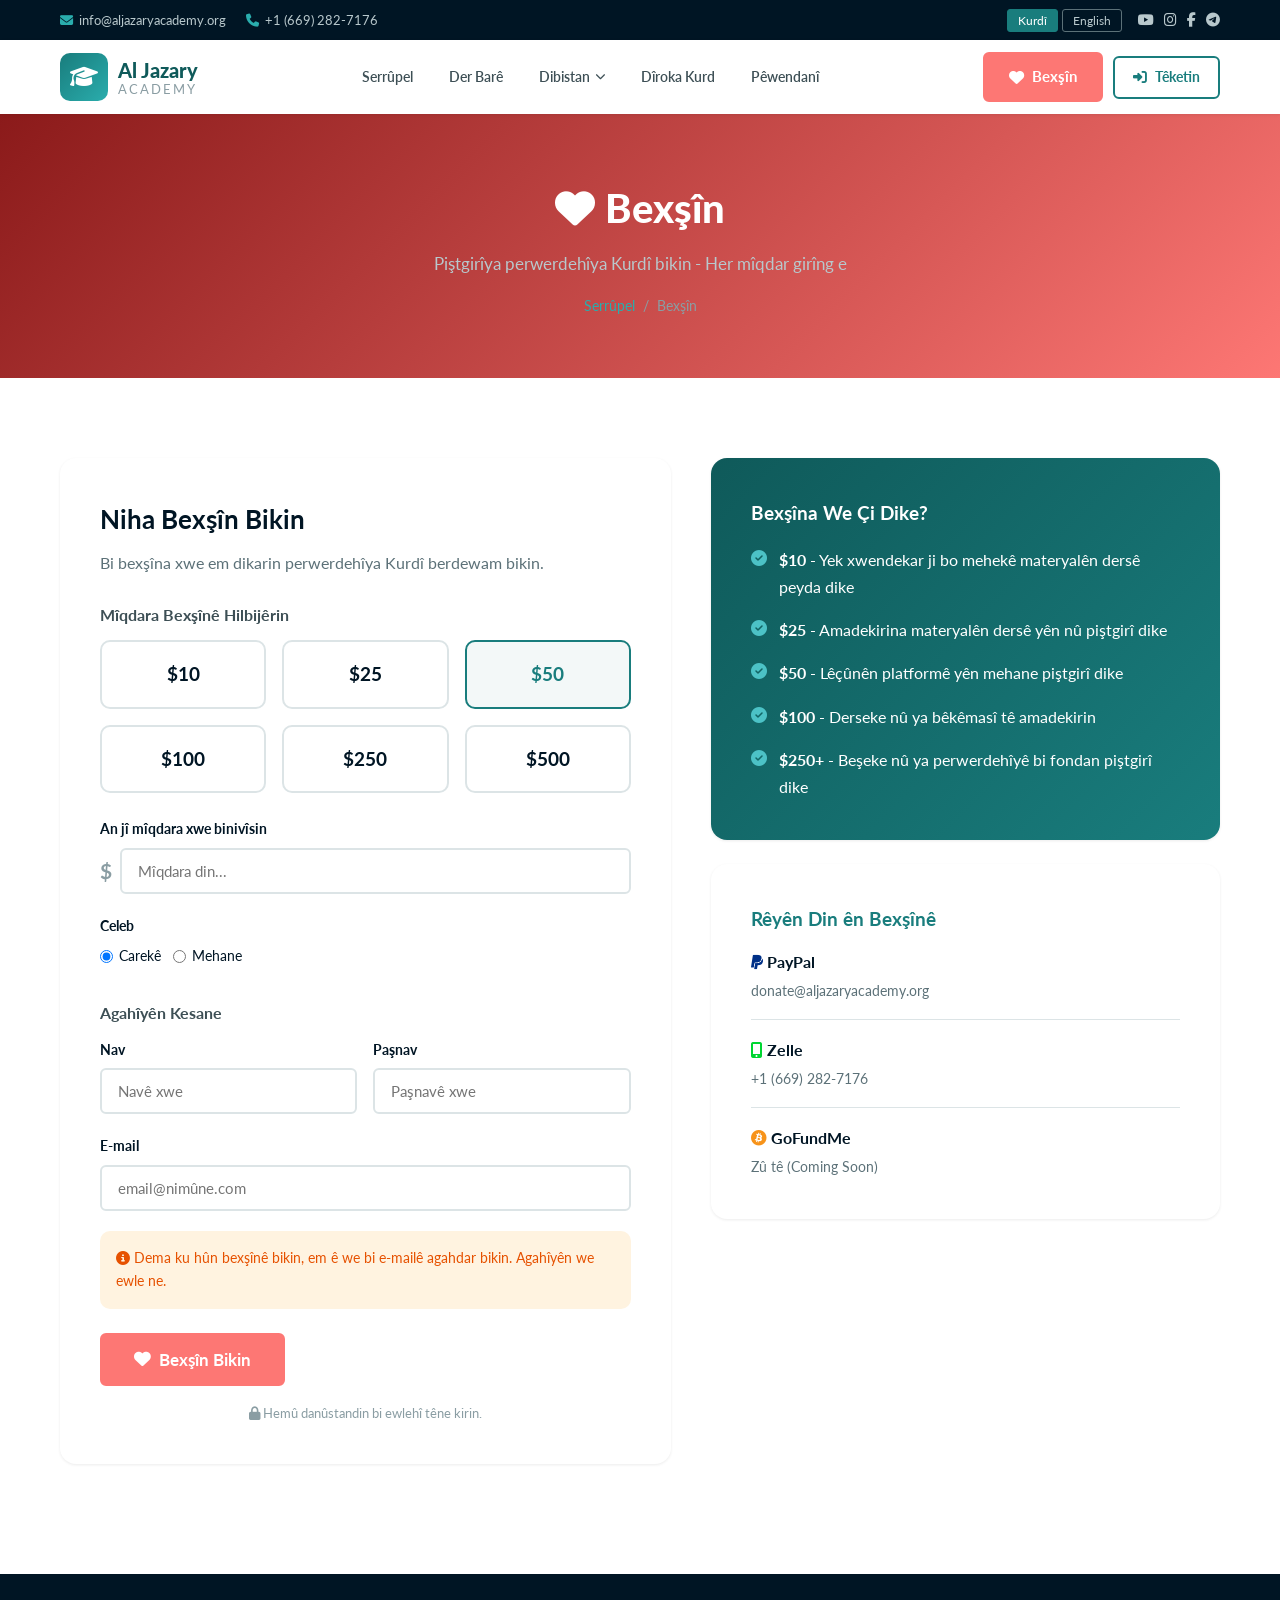
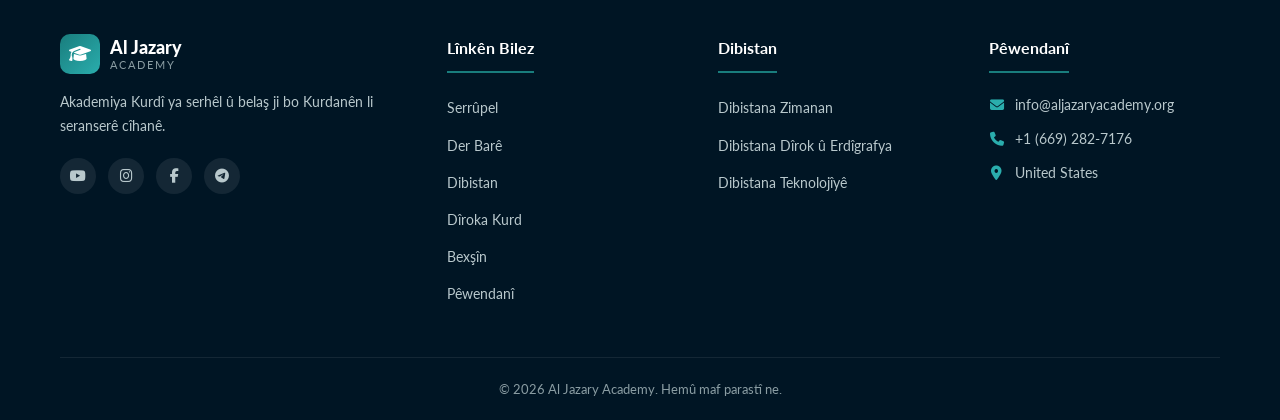
<file: pages/donate.html>
<!DOCTYPE html>
<html lang="ku">
<head>
    <meta charset="UTF-8">
    <meta name="viewport" content="width=device-width, initial-scale=1.0">
    <title>Bexşîn - Al Jazary Academy</title>
    <meta name="description" content="Support Kurdish education. Donate to Al Jazary Academy.">
    <link rel="preconnect" href="https://fonts.googleapis.com">
    <link rel="preconnect" href="https://fonts.gstatic.com" crossorigin>
    <link href="https://fonts.googleapis.com/css2?family=Lato:wght@300;400;700;900&display=swap" rel="stylesheet">
    <link rel="stylesheet" href="https://cdnjs.cloudflare.com/ajax/libs/font-awesome/6.5.1/css/all.min.css">
    <link rel="stylesheet" href="../css/style.css">
</head>
<body>

    <!-- Top Bar -->
    <div class="top-bar">
        <div class="container">
            <div class="top-bar-left">
                <span><i class="fas fa-envelope"></i> info@aljazaryacademy.org</span>
                <span><i class="fas fa-phone"></i> +1 (669) 282-7176</span>
            </div>
            <div class="top-bar-right">
                <div class="language-switcher">
                    <button class="lang-btn active" data-lang="ku">Kurdî</button>
                    <button class="lang-btn" data-lang="en">English</button>
                </div>
                <div class="social-icons">
                    <a href="#"><i class="fab fa-youtube"></i></a>
                    <a href="#"><i class="fab fa-instagram"></i></a>
                    <a href="#"><i class="fab fa-facebook-f"></i></a>
                    <a href="#"><i class="fab fa-telegram-plane"></i></a>
                </div>
            </div>
        </div>
    </div>

    <!-- Header -->
    <header class="main-header" id="mainHeader">
        <div class="container">
            <div class="header-inner">
                <a href="../index.html" class="logo">
                    <div class="logo-icon"><i class="fas fa-graduation-cap"></i></div>
                    <div class="logo-text">
                        <span class="logo-name">Al Jazary</span>
                        <span class="logo-sub">Academy</span>
                    </div>
                </a>
                <nav class="main-nav" id="mainNav">
                    <ul class="nav-list">
                        <li><a href="../index.html">Serrûpel</a></li>
                        <li><a href="about.html">Der Barê</a></li>
                        <li class="has-dropdown">
                            <a href="schools.html">Dibistan <i class="fas fa-chevron-down"></i></a>
                            <ul class="dropdown">
                                <li><a href="schools.html#language">Dibistana Zimanan</a></li>
                                <li><a href="schools.html#history">Dibistana Dîrok û Erdîgrafya</a></li>
                                <li><a href="schools.html#tech">Dibistana Teknolojîyê</a></li>
                            </ul>
                        </li>
                        <li><a href="history.html">Dîroka Kurd</a></li>
                        <li><a href="contact.html">Pêwendanî</a></li>
                    </ul>
                </nav>
                <div class="header-actions">
                    <a href="donate.html" class="btn btn-donate active"><i class="fas fa-heart"></i> Bexşîn</a>
                    <a href="#" class="btn btn-login"><i class="fas fa-sign-in-alt"></i> Têketin</a>
                    <button class="mobile-toggle" id="mobileToggle" aria-label="Menu">
                        <span></span><span></span><span></span>
                    </button>
                </div>
            </div>
        </div>
    </header>

    <!-- Page Header -->
    <section class="page-header" style="background: linear-gradient(135deg, #8b1a1a, var(--accent));">
        <div class="container">
            <h1><i class="fas fa-heart"></i> Bexşîn</h1>
            <p>Piştgirîya perwerdehîya Kurdî bikin - Her mîqdar girîng e</p>
            <div class="breadcrumb">
                <a href="../index.html">Serrûpel</a>
                <span>/</span>
                <span>Bexşîn</span>
            </div>
        </div>
    </section>

    <!-- Donate Content -->
    <section class="section">
        <div class="container">
            <div style="display: grid; grid-template-columns: 1.2fr 1fr; gap: 40px; align-items: start;">
                <!-- Donate Form -->
                <div class="content-card">
                    <h2 style="font-size: 1.6rem; margin-bottom: 8px;">Niha Bexşîn Bikin</h2>
                    <p style="color: var(--gray-500); margin-bottom: 24px;">Bi bexşîna xwe em dikarin perwerdehîya Kurdî berdewam bikin.</p>

                    <h3 style="font-size: 1rem; margin-bottom: 12px; color: var(--gray-600);">Mîqdara Bexşînê Hilbijêrin</h3>
                    <div class="donate-options" id="donateOptions">
                        <div class="donate-amount" data-amount="10">$10</div>
                        <div class="donate-amount" data-amount="25">$25</div>
                        <div class="donate-amount selected" data-amount="50">$50</div>
                        <div class="donate-amount" data-amount="100">$100</div>
                        <div class="donate-amount" data-amount="250">$250</div>
                        <div class="donate-amount" data-amount="500">$500</div>
                    </div>

                    <div class="form-group">
                        <label>An jî mîqdara xwe binivîsin</label>
                        <div style="display: flex; align-items: center; gap: 8px;">
                            <span style="font-size: 1.3rem; font-weight: 700; color: var(--gray-400);">$</span>
                            <input type="number" id="customAmount" placeholder="Mîqdara din..." min="1">
                        </div>
                    </div>

                    <div class="form-group" style="margin-bottom: 24px;">
                        <label>Celeb</label>
                        <div style="display: flex; gap: 12px;">
                            <label style="display: flex; align-items: center; gap: 6px; cursor: pointer; font-weight: 400;">
                                <input type="radio" name="donationType" value="once" checked> Carekê
                            </label>
                            <label style="display: flex; align-items: center; gap: 6px; cursor: pointer; font-weight: 400;">
                                <input type="radio" name="donationType" value="monthly"> Mehane
                            </label>
                        </div>
                    </div>

                    <h3 style="font-size: 1rem; margin-bottom: 12px; color: var(--gray-600);">Agahîyên Kesane</h3>
                    <div style="display: grid; grid-template-columns: 1fr 1fr; gap: 16px;">
                        <div class="form-group">
                            <label>Nav</label>
                            <input type="text" placeholder="Navê xwe">
                        </div>
                        <div class="form-group">
                            <label>Paşnav</label>
                            <input type="text" placeholder="Paşnavê xwe">
                        </div>
                    </div>
                    <div class="form-group">
                        <label>E-mail</label>
                        <input type="email" placeholder="email@nimûne.com">
                    </div>

                    <div style="padding: 16px; background: #fff3e0; border-radius: var(--radius-md); margin-bottom: 24px;">
                        <p style="font-size: 0.85rem; color: #e65100;"><i class="fas fa-info-circle"></i> Dema ku hûn bexşînê bikin, em ê we bi e-mailê agahdar bikin. Agahîyên we ewle ne.</p>
                    </div>

                    <button class="btn btn-donate btn-lg" style="width: 100; justify-content: center;" onclick="alert('Spas ji bo bexşîna we! / Thank you for your donation! - Payment integration coming soon.')">
                        <i class="fas fa-heart"></i> Bexşîn Bikin
                    </button>

                    <div style="margin-top: 16px; text-align: center;">
                        <p style="font-size: 0.82rem; color: var(--gray-400);">
                            <i class="fas fa-lock"></i> Hemû danûstandin bi ewlehî têne kirin.
                        </p>
                    </div>
                </div>

                <!-- Info Side -->
                <div>
                    <div class="content-card" style="background: linear-gradient(135deg, var(--primary-dark), var(--primary)); color: var(--white); margin-bottom: 24px;">
                        <h3 style="margin-bottom: 16px;">Bexşîna We Çi Dike?</h3>
                        <ul style="list-style: none;">
                            <li style="display: flex; gap: 12px; margin-bottom: 16px; align-items: start;">
                                <i class="fas fa-check-circle" style="margin-top: 4px; color: var(--teal-bg);"></i>
                                <span><strong>$10</strong> - Yek xwendekar ji bo mehekê materyalên dersê peyda dike</span>
                            </li>
                            <li style="display: flex; gap: 12px; margin-bottom: 16px; align-items: start;">
                                <i class="fas fa-check-circle" style="margin-top: 4px; color: var(--teal-bg);"></i>
                                <span><strong>$25</strong> - Amadekirina materyalên dersê yên nû piştgirî dike</span>
                            </li>
                            <li style="display: flex; gap: 12px; margin-bottom: 16px; align-items: start;">
                                <i class="fas fa-check-circle" style="margin-top: 4px; color: var(--teal-bg);"></i>
                                <span><strong>$50</strong> - Lêçûnên platformê yên mehane piştgirî dike</span>
                            </li>
                            <li style="display: flex; gap: 12px; margin-bottom: 16px; align-items: start;">
                                <i class="fas fa-check-circle" style="margin-top: 4px; color: var(--teal-bg);"></i>
                                <span><strong>$100</strong> - Derseke nû ya bêkêmasî tê amadekirin</span>
                            </li>
                            <li style="display: flex; gap: 12px; align-items: start;">
                                <i class="fas fa-check-circle" style="margin-top: 4px; color: var(--teal-bg);"></i>
                                <span><strong>$250+</strong> - Beşeke nû ya perwerdehîyê bi fondan piştgirî dike</span>
                            </li>
                        </ul>
                    </div>

                    <div class="content-card">
                        <h3 style="margin-bottom: 12px; color: var(--primary);">Rêyên Din ên Bexşînê</h3>
                        <div style="margin-bottom: 16px; padding-bottom: 16px; border-bottom: 1px solid var(--gray-200);">
                            <p style="font-weight: 700; margin-bottom: 4px;"><i class="fab fa-paypal" style="color: #003087;"></i> PayPal</p>
                            <p style="font-size: 0.88rem; color: var(--gray-500);">donate@aljazaryacademy.org</p>
                        </div>
                        <div style="margin-bottom: 16px; padding-bottom: 16px; border-bottom: 1px solid var(--gray-200);">
                            <p style="font-weight: 700; margin-bottom: 4px;"><i class="fas fa-mobile-alt" style="color: #00d632;"></i> Zelle</p>
                            <p style="font-size: 0.88rem; color: var(--gray-500);">+1 (669) 282-7176</p>
                        </div>
                        <div>
                            <p style="font-weight: 700; margin-bottom: 4px;"><i class="fab fa-bitcoin" style="color: #f7931a;"></i> GoFundMe</p>
                            <p style="font-size: 0.88rem; color: var(--gray-500);">Zû tê (Coming Soon)</p>
                        </div>
                    </div>
                </div>
            </div>
        </div>
    </section>

    <!-- Footer -->
    <footer class="main-footer">
        <div class="container">
            <div class="footer-grid">
                <div class="footer-col">
                    <div class="footer-logo">
                        <div class="logo-icon"><i class="fas fa-graduation-cap"></i></div>
                        <div class="logo-text">
                            <span class="logo-name">Al Jazary</span>
                            <span class="logo-sub">Academy</span>
                        </div>
                    </div>
                    <p>Akademiya Kurdî ya serhêl û belaş ji bo Kurdanên li seranserê cîhanê.</p>
                    <div class="footer-social">
                        <a href="#"><i class="fab fa-youtube"></i></a>
                        <a href="#"><i class="fab fa-instagram"></i></a>
                        <a href="#"><i class="fab fa-facebook-f"></i></a>
                        <a href="#"><i class="fab fa-telegram-plane"></i></a>
                    </div>
                </div>
                <div class="footer-col">
                    <h4>Lînkên Bilez</h4>
                    <ul>
                        <li><a href="../index.html">Serrûpel</a></li>
                        <li><a href="about.html">Der Barê</a></li>
                        <li><a href="schools.html">Dibistan</a></li>
                        <li><a href="history.html">Dîroka Kurd</a></li>
                        <li><a href="donate.html">Bexşîn</a></li>
                        <li><a href="contact.html">Pêwendanî</a></li>
                    </ul>
                </div>
                <div class="footer-col">
                    <h4>Dibistan</h4>
                    <ul>
                        <li><a href="schools.html#language">Dibistana Zimanan</a></li>
                        <li><a href="schools.html#history">Dibistana Dîrok û Erdîgrafya</a></li>
                        <li><a href="schools.html#tech">Dibistana Teknolojîyê</a></li>
                    </ul>
                </div>
                <div class="footer-col">
                    <h4>Pêwendanî</h4>
                    <ul class="contact-list">
                        <li><i class="fas fa-envelope"></i> info@aljazaryacademy.org</li>
                        <li><i class="fas fa-phone"></i> +1 (669) 282-7176</li>
                        <li><i class="fas fa-map-marker-alt"></i> United States</li>
                    </ul>
                </div>
            </div>
            <div class="footer-bottom">
                <p>&copy; 2026 Al Jazary Academy. Hemû maf parastî ne.</p>
            </div>
        </div>
    </footer>

    <button class="back-to-top" id="backToTop" aria-label="Back to top"><i class="fas fa-chevron-up"></i></button>
    <script src="../js/main.js"></script>
    <script>
        // Donate amount selection
        document.querySelectorAll('.donate-amount').forEach(btn => {
            btn.addEventListener('click', () => {
                document.querySelectorAll('.donate-amount').forEach(b => b.classList.remove('selected'));
                btn.classList.add('selected');
                document.getElementById('customAmount').value = '';
            });
        });
        document.getElementById('customAmount').addEventListener('input', () => {
            document.querySelectorAll('.donate-amount').forEach(b => b.classList.remove('selected'));
        });
    </script>
</body>
</html>
</file>
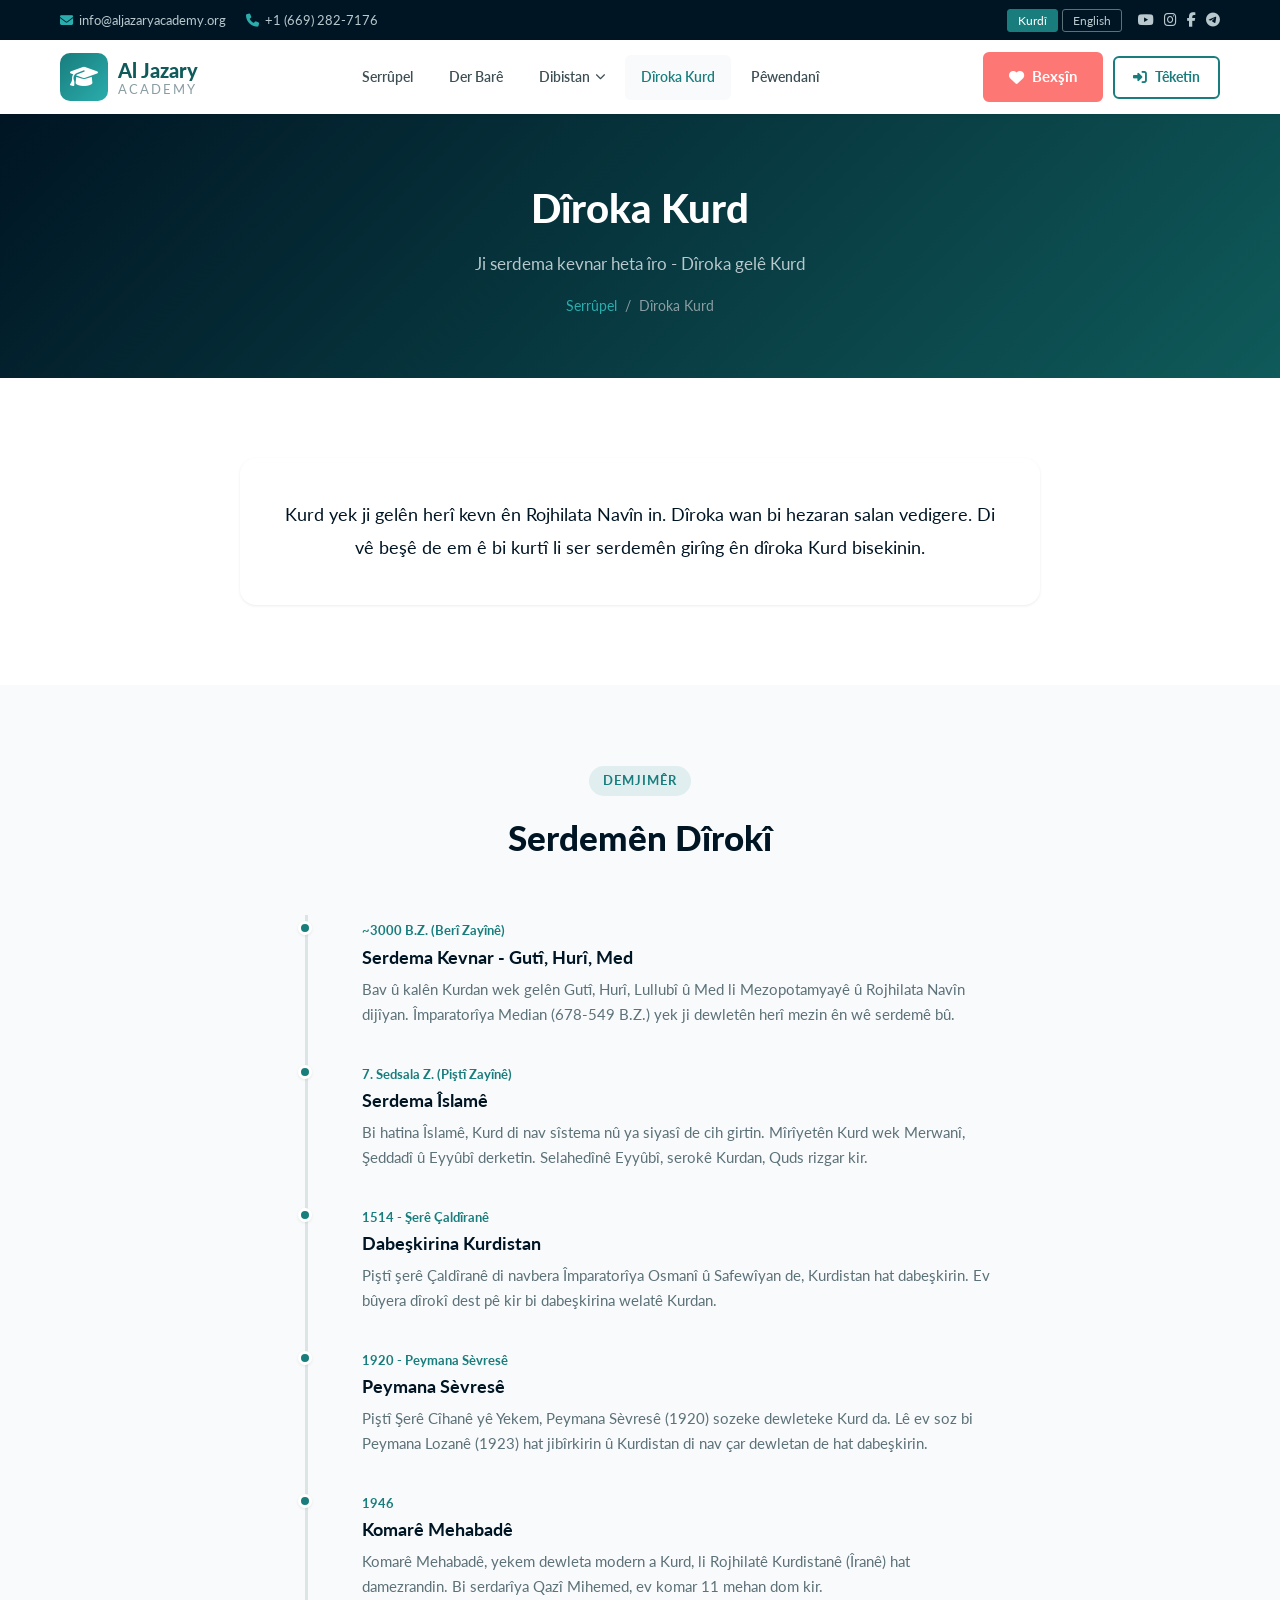
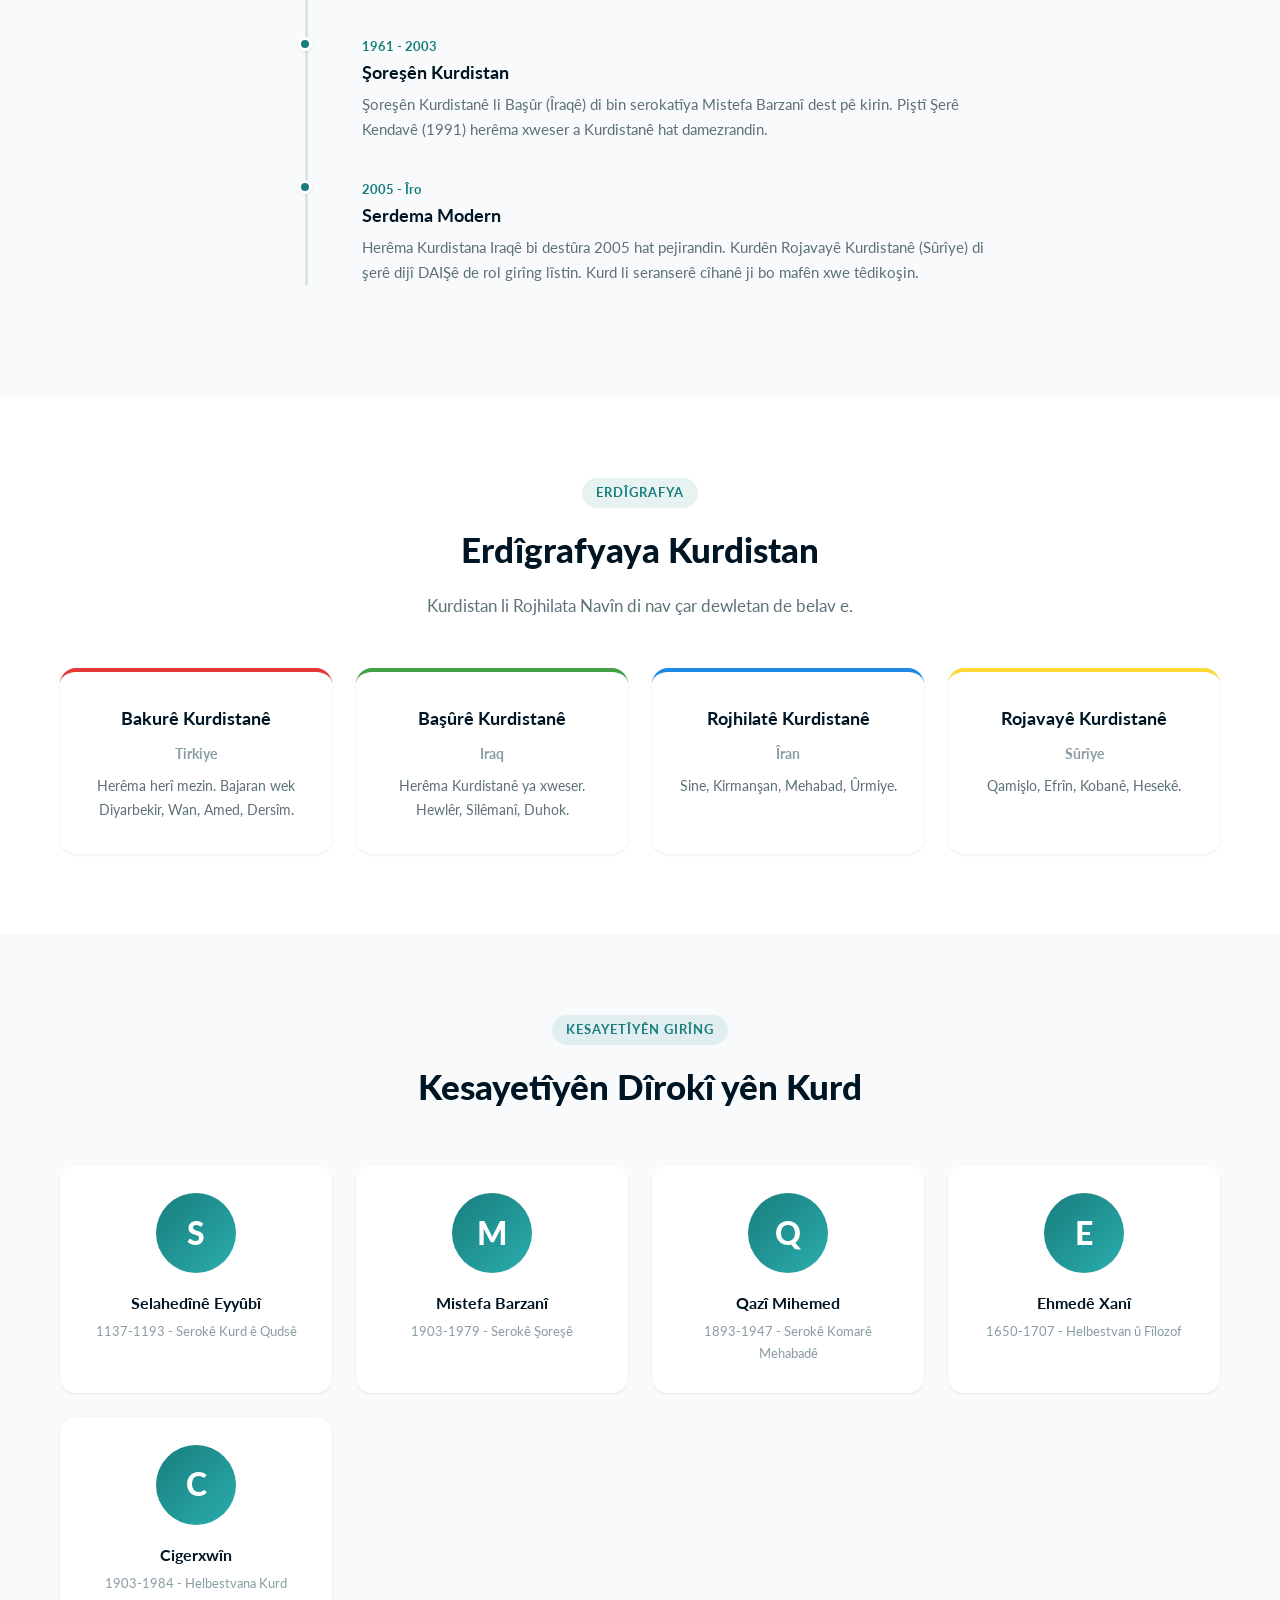
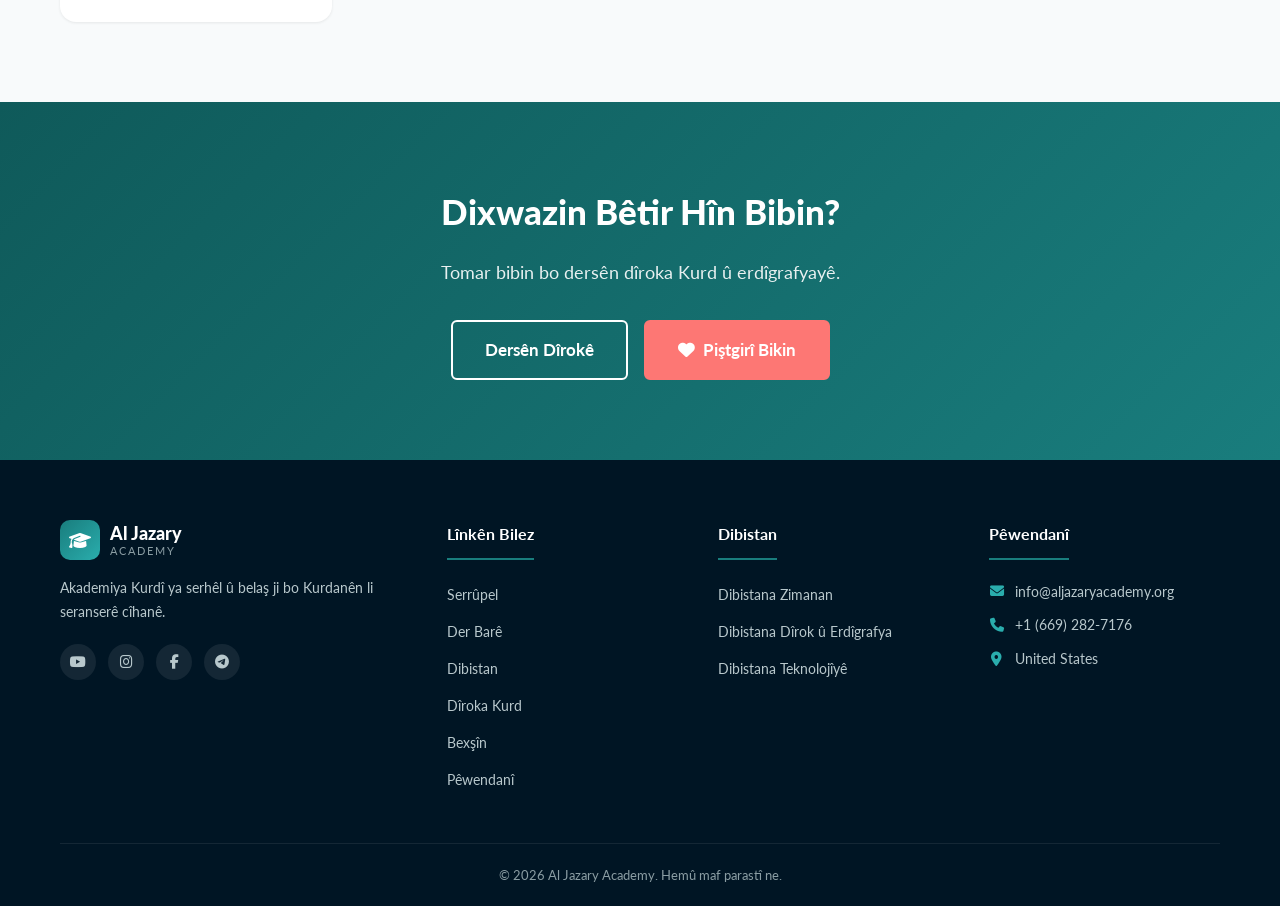
<file: pages/history.html>
<!DOCTYPE html>
<html lang="ku">
<head>
    <meta charset="UTF-8">
    <meta name="viewport" content="width=device-width, initial-scale=1.0">
    <title>Dîroka Kurd - Al Jazary Academy</title>
    <meta name="description" content="Kurdish history from ancient times to modern era. Learn about Kurdish civilization, geography and culture.">
    <link rel="preconnect" href="https://fonts.googleapis.com">
    <link rel="preconnect" href="https://fonts.gstatic.com" crossorigin>
    <link href="https://fonts.googleapis.com/css2?family=Lato:wght@300;400;700;900&display=swap" rel="stylesheet">
    <link rel="stylesheet" href="https://cdnjs.cloudflare.com/ajax/libs/font-awesome/6.5.1/css/all.min.css">
    <link rel="stylesheet" href="../css/style.css">
</head>
<body>

    <!-- Top Bar -->
    <div class="top-bar">
        <div class="container">
            <div class="top-bar-left">
                <span><i class="fas fa-envelope"></i> info@aljazaryacademy.org</span>
                <span><i class="fas fa-phone"></i> +1 (669) 282-7176</span>
            </div>
            <div class="top-bar-right">
                <div class="language-switcher">
                    <button class="lang-btn active" data-lang="ku">Kurdî</button>
                    <button class="lang-btn" data-lang="en">English</button>
                </div>
                <div class="social-icons">
                    <a href="#"><i class="fab fa-youtube"></i></a>
                    <a href="#"><i class="fab fa-instagram"></i></a>
                    <a href="#"><i class="fab fa-facebook-f"></i></a>
                    <a href="#"><i class="fab fa-telegram-plane"></i></a>
                </div>
            </div>
        </div>
    </div>

    <!-- Header -->
    <header class="main-header" id="mainHeader">
        <div class="container">
            <div class="header-inner">
                <a href="../index.html" class="logo">
                    <div class="logo-icon"><i class="fas fa-graduation-cap"></i></div>
                    <div class="logo-text">
                        <span class="logo-name">Al Jazary</span>
                        <span class="logo-sub">Academy</span>
                    </div>
                </a>
                <nav class="main-nav" id="mainNav">
                    <ul class="nav-list">
                        <li><a href="../index.html">Serrûpel</a></li>
                        <li><a href="about.html">Der Barê</a></li>
                        <li class="has-dropdown">
                            <a href="schools.html">Dibistan <i class="fas fa-chevron-down"></i></a>
                            <ul class="dropdown">
                                <li><a href="schools.html#language">Dibistana Zimanan</a></li>
                                <li><a href="schools.html#history">Dibistana Dîrok û Erdîgrafya</a></li>
                                <li><a href="schools.html#tech">Dibistana Teknolojîyê</a></li>
                            </ul>
                        </li>
                        <li><a href="history.html" class="active">Dîroka Kurd</a></li>
                        <li><a href="contact.html">Pêwendanî</a></li>
                    </ul>
                </nav>
                <div class="header-actions">
                    <a href="donate.html" class="btn btn-donate"><i class="fas fa-heart"></i> Bexşîn</a>
                    <a href="#" class="btn btn-login"><i class="fas fa-sign-in-alt"></i> Têketin</a>
                    <button class="mobile-toggle" id="mobileToggle" aria-label="Menu">
                        <span></span><span></span><span></span>
                    </button>
                </div>
            </div>
        </div>
    </header>

    <!-- Page Header -->
    <section class="page-header">
        <div class="container">
            <h1>Dîroka Kurd</h1>
            <p>Ji serdema kevnar heta îro - Dîroka gelê Kurd</p>
            <div class="breadcrumb">
                <a href="../index.html">Serrûpel</a>
                <span>/</span>
                <span>Dîroka Kurd</span>
            </div>
        </div>
    </section>

    <!-- Intro -->
    <section class="section">
        <div class="container">
            <div class="content-card" style="max-width: 800px; margin: 0 auto;">
                <p style="font-size: 1.1rem; line-height: 1.9; text-align: center;">Kurd yek ji gelên herî kevn ên Rojhilata Navîn in. Dîroka wan bi hezaran salan vedigere. Di vê beşê de em ê bi kurtî li ser serdemên girîng ên dîroka Kurd bisekinin.</p>
            </div>
        </div>
    </section>

    <!-- Timeline -->
    <section class="section" style="background: var(--gray-50);">
        <div class="container">
            <div class="section-header">
                <span class="section-tag">Demjimêr</span>
                <h2>Serdemên Dîrokî</h2>
            </div>
            <div style="max-width: 700px; margin: 0 auto;">
                <div class="timeline">
                    <div class="timeline-item">
                        <span class="date">~3000 B.Z. (Berî Zayînê)</span>
                        <h3>Serdema Kevnar - Gutî, Hurî, Med</h3>
                        <p>Bav û kalên Kurdan wek gelên Gutî, Hurî, Lullubî û Med li Mezopotamyayê û Rojhilata Navîn dijîyan. Împaratorîya Median (678-549 B.Z.) yek ji dewletên herî mezin ên wê serdemê bû.</p>
                    </div>
                    <div class="timeline-item">
                        <span class="date">7. Sedsala Z. (Piştî Zayînê)</span>
                        <h3>Serdema Îslamê</h3>
                        <p>Bi hatina Îslamê, Kurd di nav sîstema nû ya siyasî de cih girtin. Mîrîyetên Kurd wek Merwanî, Şeddadî û Eyyûbî derketin. Selahedînê Eyyûbî, serokê Kurdan, Quds rizgar kir.</p>
                    </div>
                    <div class="timeline-item">
                        <span class="date">1514 - Şerê Çaldîranê</span>
                        <h3>Dabeşkirina Kurdistan</h3>
                        <p>Piştî şerê Çaldîranê di navbera Împaratorîya Osmanî û Safewîyan de, Kurdistan hat dabeşkirin. Ev bûyera dîrokî dest pê kir bi dabeşkirina welatê Kurdan.</p>
                    </div>
                    <div class="timeline-item">
                        <span class="date">1920 - Peymana Sèvresê</span>
                        <h3>Peymana Sèvresê</h3>
                        <p>Piştî Şerê Cîhanê yê Yekem, Peymana Sèvresê (1920) sozeke dewleteke Kurd da. Lê ev soz bi Peymana Lozanê (1923) hat jibîrkirin û Kurdistan di nav çar dewletan de hat dabeşkirin.</p>
                    </div>
                    <div class="timeline-item">
                        <span class="date">1946</span>
                        <h3>Komarê Mehabadê</h3>
                        <p>Komarê Mehabadê, yekem dewleta modern a Kurd, li Rojhilatê Kurdistanê (Îranê) hat damezrandin. Bi serdarîya Qazî Mihemed, ev komar 11 mehan dom kir.</p>
                    </div>
                    <div class="timeline-item">
                        <span class="date">1961 - 2003</span>
                        <h3>Şoreşên Kurdistan</h3>
                        <p>Şoreşên Kurdistanê li Başûr (Îraqê) di bin serokatîya Mistefa Barzanî dest pê kirin. Piştî Şerê Kendavê (1991) herêma xweser a Kurdistanê hat damezrandin.</p>
                    </div>
                    <div class="timeline-item">
                        <span class="date">2005 - Îro</span>
                        <h3>Serdema Modern</h3>
                        <p>Herêma Kurdistana Iraqê bi destûra 2005 hat pejirandin. Kurdên Rojavayê Kurdistanê (Sûrîye) di şerê dijî DAIŞê de rol girîng lîstin. Kurd li seranserê cîhanê ji bo mafên xwe têdikoşin.</p>
                    </div>
                </div>
            </div>
        </div>
    </section>

    <!-- Kurdish Geography -->
    <section class="section">
        <div class="container">
            <div class="section-header">
                <span class="section-tag">Erdîgrafya</span>
                <h2>Erdîgrafyaya Kurdistan</h2>
                <p>Kurdistan li Rojhilata Navîn di nav çar dewletan de belav e.</p>
            </div>
            <div class="age-grid">
                <div class="age-card" style="border-top-color: #e53935;">
                    <h3>Bakurê Kurdistanê</h3>
                    <p style="font-weight: 700; color: var(--gray-400); margin-bottom: 8px;">Tirkiye</p>
                    <p>Herêma herî mezin. Bajaran wek Diyarbekir, Wan, Amed, Dersîm.</p>
                </div>
                <div class="age-card" style="border-top-color: #43a047;">
                    <h3>Başûrê Kurdistanê</h3>
                    <p style="font-weight: 700; color: var(--gray-400); margin-bottom: 8px;">Iraq</p>
                    <p>Herêma Kurdistanê ya xweser. Hewlêr, Silêmanî, Duhok.</p>
                </div>
                <div class="age-card" style="border-top-color: #1e88e5;">
                    <h3>Rojhilatê Kurdistanê</h3>
                    <p style="font-weight: 700; color: var(--gray-400); margin-bottom: 8px;">Îran</p>
                    <p>Sine, Kirmanşan, Mehabad, Ûrmiye.</p>
                </div>
                <div class="age-card" style="border-top-color: #fdd835;">
                    <h3>Rojavayê Kurdistanê</h3>
                    <p style="font-weight: 700; color: var(--gray-400); margin-bottom: 8px;">Sûrîye</p>
                    <p>Qamişlo, Efrîn, Kobanê, Hesekê.</p>
                </div>
            </div>
        </div>
    </section>

    <!-- Key Figures -->
    <section class="section" style="background: var(--gray-50);">
        <div class="container">
            <div class="section-header">
                <span class="section-tag">Kesayetîyên Girîng</span>
                <h2>Kesayetîyên Dîrokî yên Kurd</h2>
            </div>
            <div class="team-grid">
                <div class="team-card">
                    <div class="team-avatar">S</div>
                    <h4>Selahedînê Eyyûbî</h4>
                    <p>1137-1193 - Serokê Kurd ê Qudsê</p>
                </div>
                <div class="team-card">
                    <div class="team-avatar">M</div>
                    <h4>Mistefa Barzanî</h4>
                    <p>1903-1979 - Serokê Şoreşê</p>
                </div>
                <div class="team-card">
                    <div class="team-avatar">Q</div>
                    <h4>Qazî Mihemed</h4>
                    <p>1893-1947 - Serokê Komarê Mehabadê</p>
                </div>
                <div class="team-card">
                    <div class="team-avatar">E</div>
                    <h4>Ehmedê Xanî</h4>
                    <p>1650-1707 - Helbestvan û Fîlozof</p>
                </div>
                <div class="team-card">
                    <div class="team-avatar">C</div>
                    <h4>Cigerxwîn</h4>
                    <p>1903-1984 - Helbestvana Kurd</p>
                </div>
            </div>
        </div>
    </section>

    <!-- CTA -->
    <section class="section cta-section">
        <div class="container">
            <div class="cta-content">
                <h2>Dixwazin Bêtir Hîn Bibin?</h2>
                <p>Tomar bibin bo dersên dîroka Kurd û erdîgrafyayê.</p>
                <div class="cta-buttons">
                    <a href="schools.html#history" class="btn btn-outline btn-lg">Dersên Dîrokê</a>
                    <a href="donate.html" class="btn btn-donate btn-lg"><i class="fas fa-heart"></i> Piştgirî Bikin</a>
                </div>
            </div>
        </div>
    </section>

    <!-- Footer -->
    <footer class="main-footer">
        <div class="container">
            <div class="footer-grid">
                <div class="footer-col">
                    <div class="footer-logo">
                        <div class="logo-icon"><i class="fas fa-graduation-cap"></i></div>
                        <div class="logo-text">
                            <span class="logo-name">Al Jazary</span>
                            <span class="logo-sub">Academy</span>
                        </div>
                    </div>
                    <p>Akademiya Kurdî ya serhêl û belaş ji bo Kurdanên li seranserê cîhanê.</p>
                    <div class="footer-social">
                        <a href="#"><i class="fab fa-youtube"></i></a>
                        <a href="#"><i class="fab fa-instagram"></i></a>
                        <a href="#"><i class="fab fa-facebook-f"></i></a>
                        <a href="#"><i class="fab fa-telegram-plane"></i></a>
                    </div>
                </div>
                <div class="footer-col">
                    <h4>Lînkên Bilez</h4>
                    <ul>
                        <li><a href="../index.html">Serrûpel</a></li>
                        <li><a href="about.html">Der Barê</a></li>
                        <li><a href="schools.html">Dibistan</a></li>
                        <li><a href="history.html">Dîroka Kurd</a></li>
                        <li><a href="donate.html">Bexşîn</a></li>
                        <li><a href="contact.html">Pêwendanî</a></li>
                    </ul>
                </div>
                <div class="footer-col">
                    <h4>Dibistan</h4>
                    <ul>
                        <li><a href="schools.html#language">Dibistana Zimanan</a></li>
                        <li><a href="schools.html#history">Dibistana Dîrok û Erdîgrafya</a></li>
                        <li><a href="schools.html#tech">Dibistana Teknolojîyê</a></li>
                    </ul>
                </div>
                <div class="footer-col">
                    <h4>Pêwendanî</h4>
                    <ul class="contact-list">
                        <li><i class="fas fa-envelope"></i> info@aljazaryacademy.org</li>
                        <li><i class="fas fa-phone"></i> +1 (669) 282-7176</li>
                        <li><i class="fas fa-map-marker-alt"></i> United States</li>
                    </ul>
                </div>
            </div>
            <div class="footer-bottom">
                <p>&copy; 2026 Al Jazary Academy. Hemû maf parastî ne.</p>
            </div>
        </div>
    </footer>

    <button class="back-to-top" id="backToTop" aria-label="Back to top"><i class="fas fa-chevron-up"></i></button>
    <script src="../js/main.js"></script>
</body>
</html>
</file>
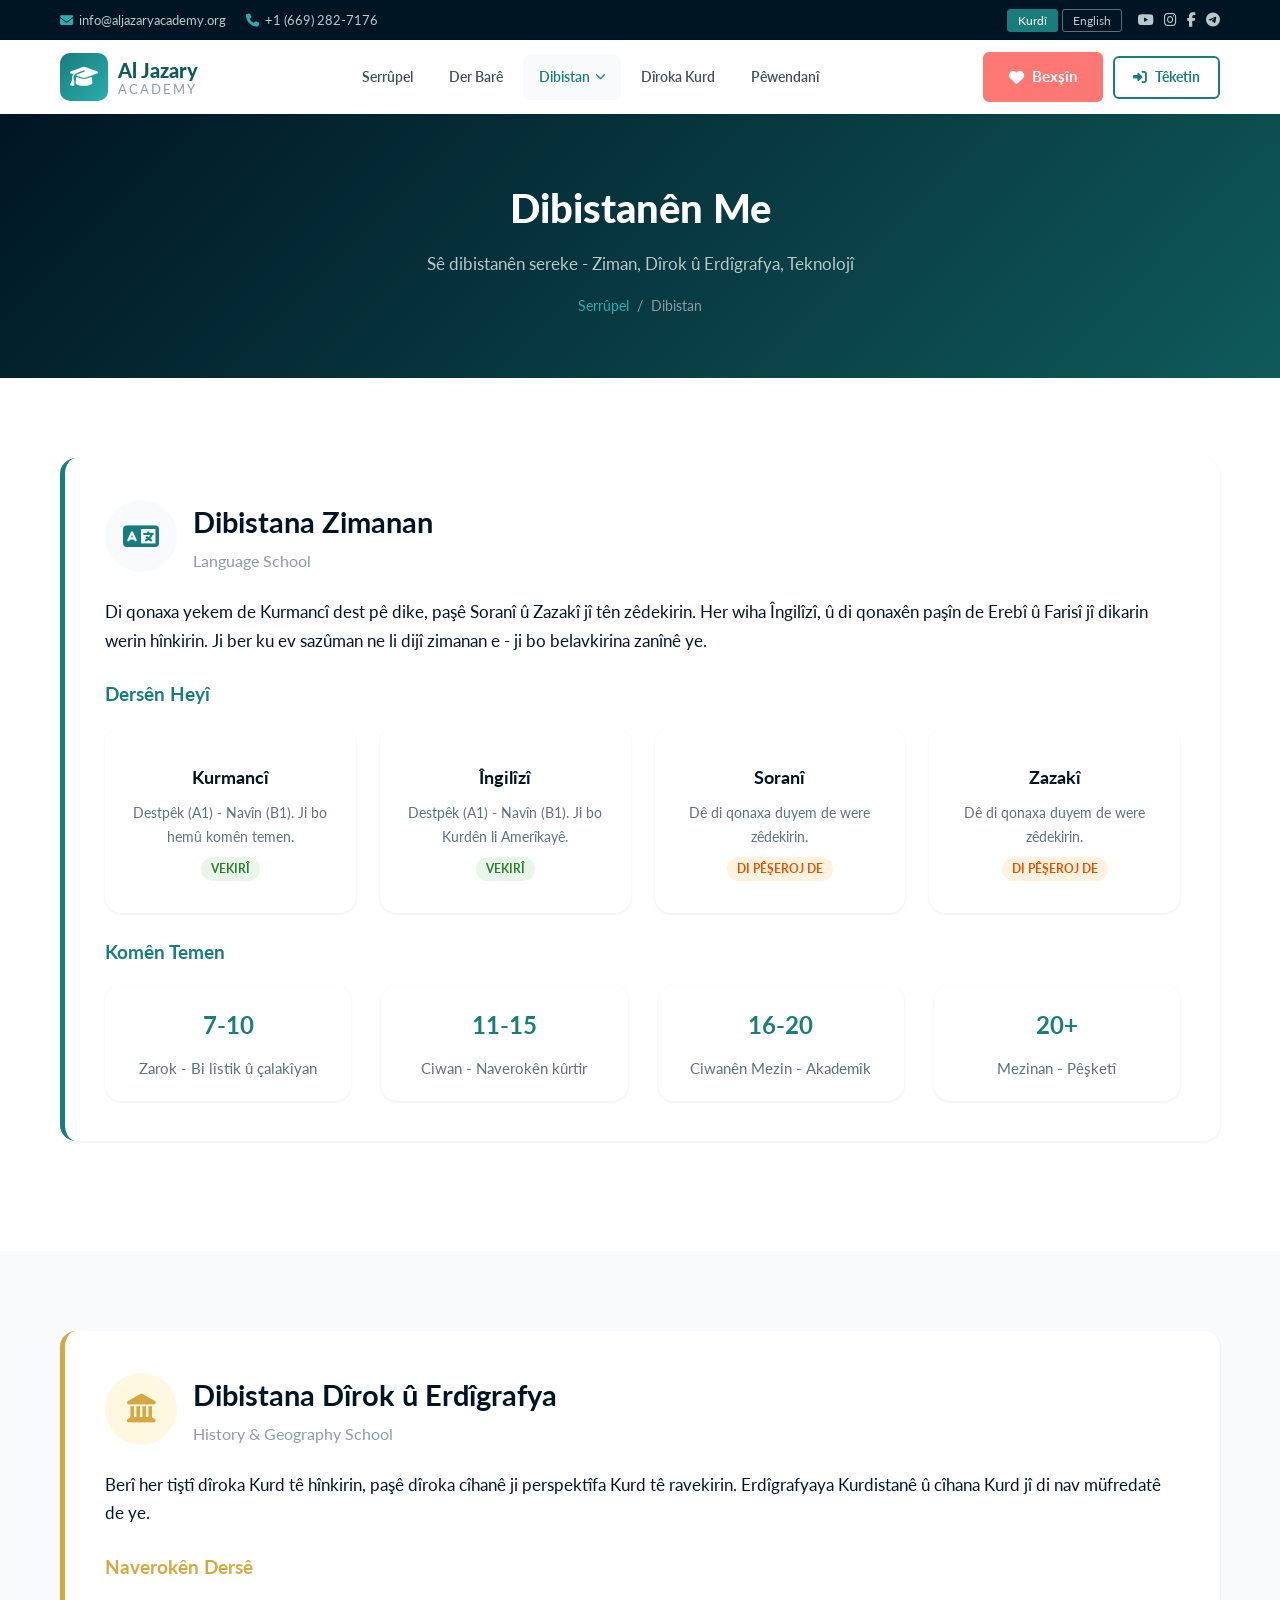
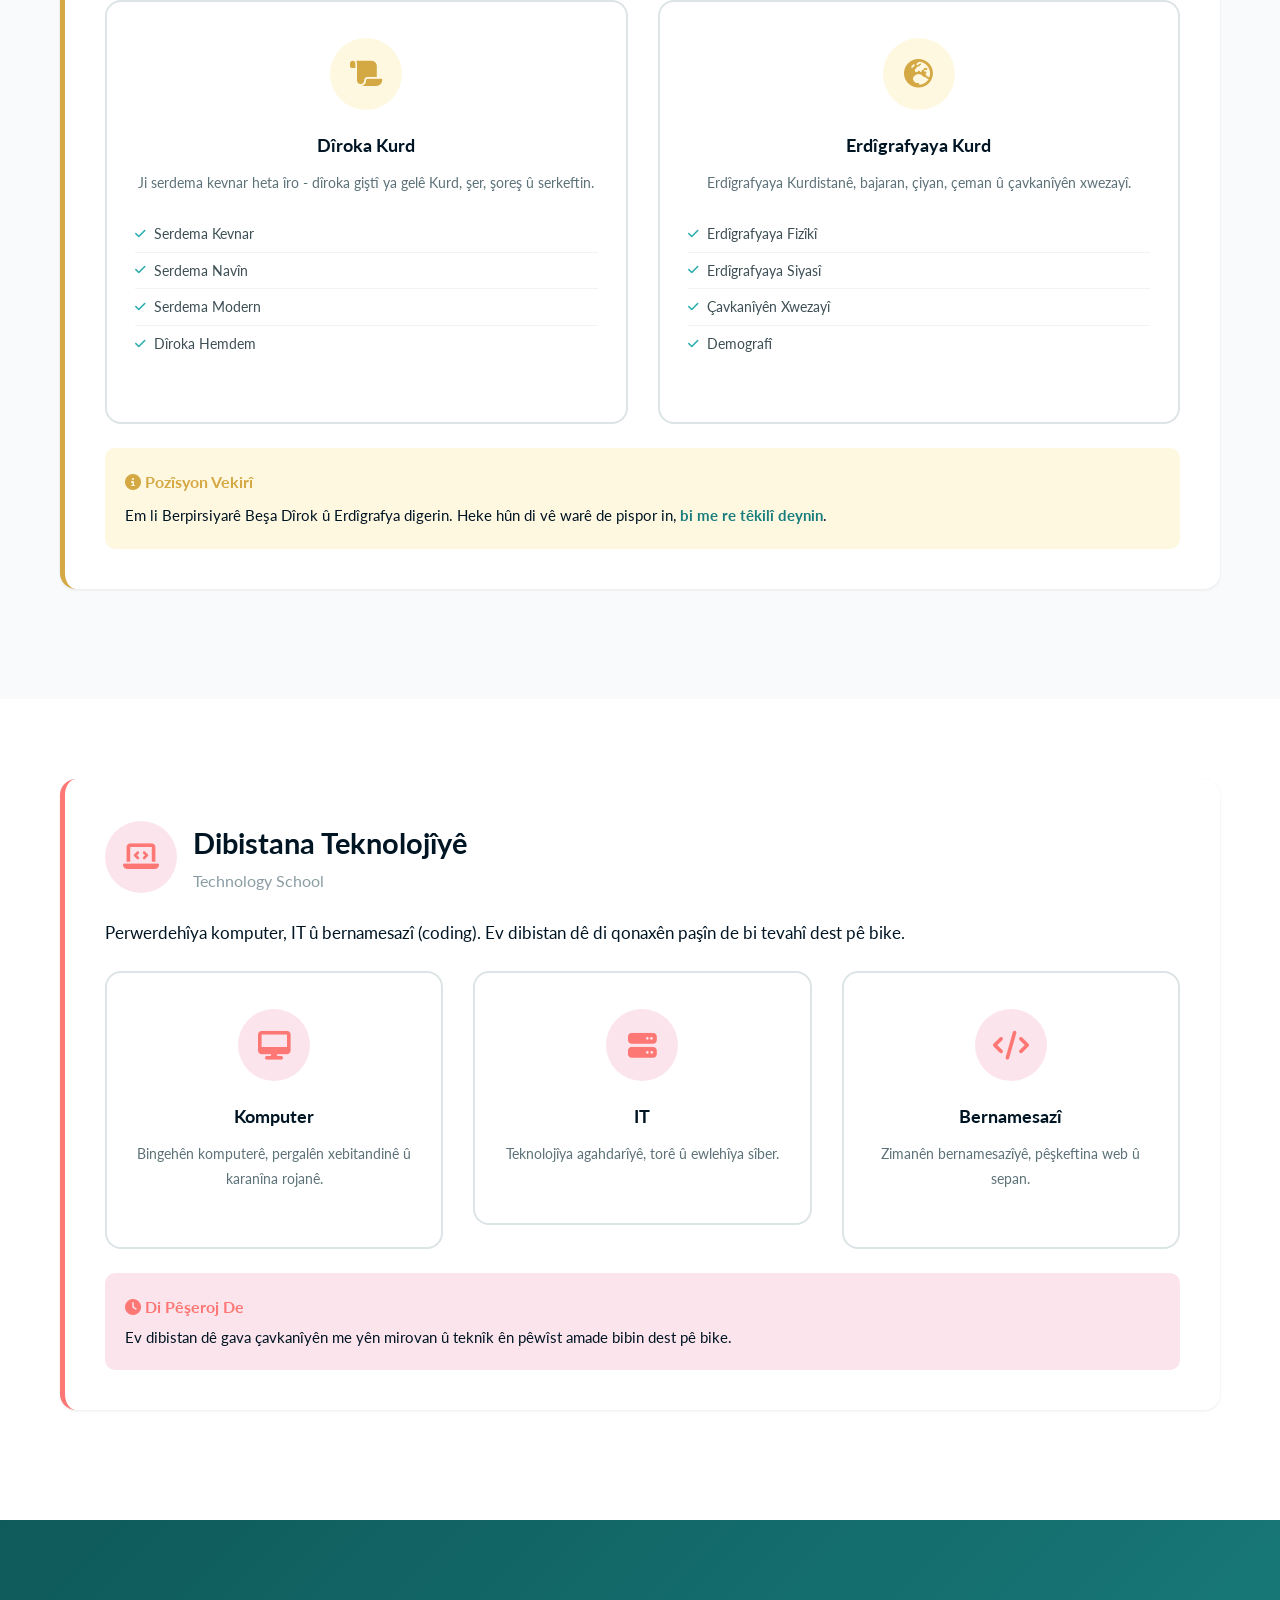
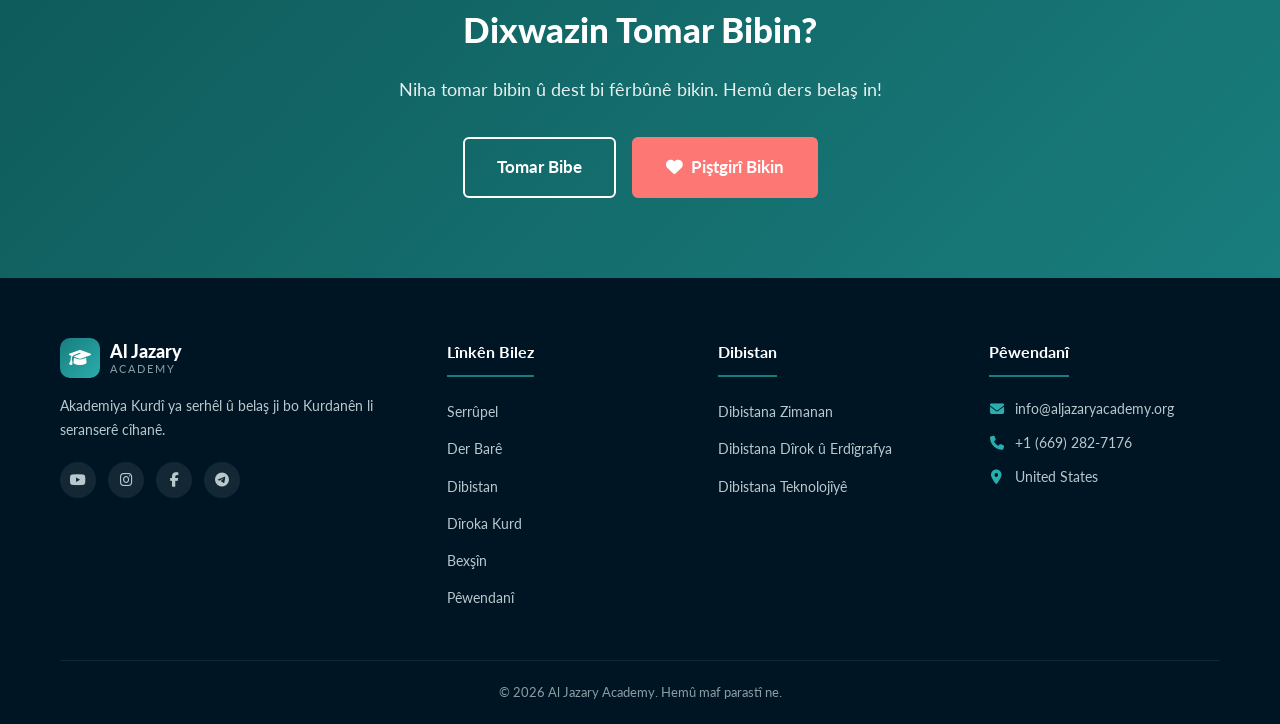
<file: pages/schools.html>
<!DOCTYPE html>
<html lang="ku">
<head>
    <meta charset="UTF-8">
    <meta name="viewport" content="width=device-width, initial-scale=1.0">
    <title>Dibistan - Al Jazary Academy</title>
    <meta name="description" content="Al Jazary Academy schools - Language, History & Geography, Technology departments.">
    <link rel="preconnect" href="https://fonts.googleapis.com">
    <link rel="preconnect" href="https://fonts.gstatic.com" crossorigin>
    <link href="https://fonts.googleapis.com/css2?family=Lato:wght@300;400;700;900&display=swap" rel="stylesheet">
    <link rel="stylesheet" href="https://cdnjs.cloudflare.com/ajax/libs/font-awesome/6.5.1/css/all.min.css">
    <link rel="stylesheet" href="../css/style.css">
</head>
<body>

    <!-- Top Bar -->
    <div class="top-bar">
        <div class="container">
            <div class="top-bar-left">
                <span><i class="fas fa-envelope"></i> info@aljazaryacademy.org</span>
                <span><i class="fas fa-phone"></i> +1 (669) 282-7176</span>
            </div>
            <div class="top-bar-right">
                <div class="language-switcher">
                    <button class="lang-btn active" data-lang="ku">Kurdî</button>
                    <button class="lang-btn" data-lang="en">English</button>
                </div>
                <div class="social-icons">
                    <a href="#"><i class="fab fa-youtube"></i></a>
                    <a href="#"><i class="fab fa-instagram"></i></a>
                    <a href="#"><i class="fab fa-facebook-f"></i></a>
                    <a href="#"><i class="fab fa-telegram-plane"></i></a>
                </div>
            </div>
        </div>
    </div>

    <!-- Header -->
    <header class="main-header" id="mainHeader">
        <div class="container">
            <div class="header-inner">
                <a href="../index.html" class="logo">
                    <div class="logo-icon"><i class="fas fa-graduation-cap"></i></div>
                    <div class="logo-text">
                        <span class="logo-name">Al Jazary</span>
                        <span class="logo-sub">Academy</span>
                    </div>
                </a>
                <nav class="main-nav" id="mainNav">
                    <ul class="nav-list">
                        <li><a href="../index.html">Serrûpel</a></li>
                        <li><a href="about.html">Der Barê</a></li>
                        <li class="has-dropdown">
                            <a href="schools.html" class="active">Dibistan <i class="fas fa-chevron-down"></i></a>
                            <ul class="dropdown">
                                <li><a href="#language">Dibistana Zimanan</a></li>
                                <li><a href="#history">Dibistana Dîrok û Erdîgrafya</a></li>
                                <li><a href="#tech">Dibistana Teknolojîyê</a></li>
                            </ul>
                        </li>
                        <li><a href="history.html">Dîroka Kurd</a></li>
                        <li><a href="contact.html">Pêwendanî</a></li>
                    </ul>
                </nav>
                <div class="header-actions">
                    <a href="donate.html" class="btn btn-donate"><i class="fas fa-heart"></i> Bexşîn</a>
                    <a href="#" class="btn btn-login"><i class="fas fa-sign-in-alt"></i> Têketin</a>
                    <button class="mobile-toggle" id="mobileToggle" aria-label="Menu">
                        <span></span><span></span><span></span>
                    </button>
                </div>
            </div>
        </div>
    </header>

    <!-- Page Header -->
    <section class="page-header">
        <div class="container">
            <h1>Dibistanên Me</h1>
            <p>Sê dibistanên sereke - Ziman, Dîrok û Erdîgrafya, Teknolojî</p>
            <div class="breadcrumb">
                <a href="../index.html">Serrûpel</a>
                <span>/</span>
                <span>Dibistan</span>
            </div>
        </div>
    </section>

    <!-- Language School -->
    <section class="section" id="language">
        <div class="container">
            <div class="content-card" style="border-left: 5px solid var(--primary);">
                <div style="display: flex; align-items: center; gap: 16px; margin-bottom: 24px;">
                    <div class="school-icon" style="margin: 0;"><i class="fas fa-language"></i></div>
                    <div>
                        <h2 style="font-size: 1.8rem; color: var(--dark);">Dibistana Zimanan</h2>
                        <p style="color: var(--gray-400);">Language School</p>
                    </div>
                </div>
                <p style="margin-bottom: 24px; font-size: 1.05rem;">Di qonaxa yekem de Kurmancî dest pê dike, paşê Soranî û Zazakî jî tên zêdekirin. Her wiha Îngilîzî, û di qonaxên paşîn de Erebî û Farisî jî dikarin werin hînkirin. Ji ber ku ev sazûman ne li dijî zimanan e - ji bo belavkirina zanînê ye.</p>

                <h3 style="margin-bottom: 16px; color: var(--primary);">Dersên Heyî</h3>
                <div class="age-grid" style="margin-bottom: 24px;">
                    <div class="age-card">
                        <h3>Kurmancî</h3>
                        <p>Destpêk (A1) - Navîn (B1). Ji bo hemû komên temen.</p>
                        <span style="display: inline-block; margin-top: 8px; background: #e8f5e9; color: #2e7d32; padding: 2px 10px; border-radius: 12px; font-size: 0.75rem; font-weight: 700;">VEKIRÎ</span>
                    </div>
                    <div class="age-card">
                        <h3>Îngilîzî</h3>
                        <p>Destpêk (A1) - Navîn (B1). Ji bo Kurdên li Amerîkayê.</p>
                        <span style="display: inline-block; margin-top: 8px; background: #e8f5e9; color: #2e7d32; padding: 2px 10px; border-radius: 12px; font-size: 0.75rem; font-weight: 700;">VEKIRÎ</span>
                    </div>
                    <div class="age-card">
                        <h3>Soranî</h3>
                        <p>Dê di qonaxa duyem de were zêdekirin.</p>
                        <span style="display: inline-block; margin-top: 8px; background: #fff3e0; color: #e65100; padding: 2px 10px; border-radius: 12px; font-size: 0.75rem; font-weight: 700;">DI PÊŞEROJ DE</span>
                    </div>
                    <div class="age-card">
                        <h3>Zazakî</h3>
                        <p>Dê di qonaxa duyem de were zêdekirin.</p>
                        <span style="display: inline-block; margin-top: 8px; background: #fff3e0; color: #e65100; padding: 2px 10px; border-radius: 12px; font-size: 0.75rem; font-weight: 700;">DI PÊŞEROJ DE</span>
                    </div>
                </div>

                <h3 style="margin-bottom: 16px; color: var(--primary);">Komên Temen</h3>
                <div class="about-grid" style="grid-template-columns: repeat(4, 1fr);">
                    <div class="about-card" style="padding: 20px;">
                        <h3 style="font-size: 1.5rem; color: var(--primary);">7-10</h3>
                        <p>Zarok - Bi lîstik û çalakîyan</p>
                    </div>
                    <div class="about-card" style="padding: 20px;">
                        <h3 style="font-size: 1.5rem; color: var(--primary);">11-15</h3>
                        <p>Ciwan - Naverokên kûrtir</p>
                    </div>
                    <div class="about-card" style="padding: 20px;">
                        <h3 style="font-size: 1.5rem; color: var(--primary);">16-20</h3>
                        <p>Ciwanên Mezin - Akademîk</p>
                    </div>
                    <div class="about-card" style="padding: 20px;">
                        <h3 style="font-size: 1.5rem; color: var(--primary);">20+</h3>
                        <p>Mezinan - Pêşketî</p>
                    </div>
                </div>
            </div>
        </div>
    </section>

    <!-- History School -->
    <section class="section" id="history" style="background: var(--gray-50);">
        <div class="container">
            <div class="content-card" style="border-left: 5px solid var(--gold);">
                <div style="display: flex; align-items: center; gap: 16px; margin-bottom: 24px;">
                    <div class="school-icon" style="margin: 0; background: #fff8e1; color: var(--gold);"><i class="fas fa-landmark"></i></div>
                    <div>
                        <h2 style="font-size: 1.8rem; color: var(--dark);">Dibistana Dîrok û Erdîgrafya</h2>
                        <p style="color: var(--gray-400);">History & Geography School</p>
                    </div>
                </div>
                <p style="margin-bottom: 24px; font-size: 1.05rem;">Berî her tiştî dîroka Kurd tê hînkirin, paşê dîroka cîhanê ji perspektîfa Kurd tê ravekirin. Erdîgrafyaya Kurdistanê û cîhana Kurd jî di nav müfredatê de ye.</p>

                <h3 style="margin-bottom: 16px; color: var(--gold);">Naverokên Dersê</h3>
                <div class="schools-grid" style="grid-template-columns: 1fr 1fr; max-width: 100%;">
                    <div class="school-card">
                        <div class="school-icon" style="background: #fff8e1; color: var(--gold);"><i class="fas fa-scroll"></i></div>
                        <h3>Dîroka Kurd</h3>
                        <p>Ji serdema kevnar heta îro - dîroka giştî ya gelê Kurd, şer, şoreş û serkeftin.</p>
                        <ul class="school-features">
                            <li><i class="fas fa-check"></i> Serdema Kevnar</li>
                            <li><i class="fas fa-check"></i> Serdema Navîn</li>
                            <li><i class="fas fa-check"></i> Serdema Modern</li>
                            <li><i class="fas fa-check"></i> Dîroka Hemdem</li>
                        </ul>
                    </div>
                    <div class="school-card">
                        <div class="school-icon" style="background: #fff8e1; color: var(--gold);"><i class="fas fa-globe-europe"></i></div>
                        <h3>Erdîgrafyaya Kurd</h3>
                        <p>Erdîgrafyaya Kurdistanê, bajaran, çiyan, çeman û çavkanîyên xwezayî.</p>
                        <ul class="school-features">
                            <li><i class="fas fa-check"></i> Erdîgrafyaya Fizîkî</li>
                            <li><i class="fas fa-check"></i> Erdîgrafyaya Siyasî</li>
                            <li><i class="fas fa-check"></i> Çavkanîyên Xwezayî</li>
                            <li><i class="fas fa-check"></i> Demografî</li>
                        </ul>
                    </div>
                </div>

                <div style="margin-top: 24px; padding: 20px; background: #fff8e1; border-radius: var(--radius-md);">
                    <p style="font-weight: 700; color: var(--gold); margin-bottom: 8px;"><i class="fas fa-info-circle"></i> Pozîsyon Vekirî</p>
                    <p style="font-size: 0.92rem;">Em li Berpirsiyarê Beşa Dîrok û Erdîgrafya digerin. Heke hûn di vê warê de pispor in, <a href="contact.html" style="color: var(--primary); font-weight: 700;">bi me re têkilî deynin</a>.</p>
                </div>
            </div>
        </div>
    </section>

    <!-- Tech School -->
    <section class="section" id="tech">
        <div class="container">
            <div class="content-card" style="border-left: 5px solid var(--accent);">
                <div style="display: flex; align-items: center; gap: 16px; margin-bottom: 24px;">
                    <div class="school-icon" style="margin: 0; background: #fce4ec; color: var(--accent);"><i class="fas fa-laptop-code"></i></div>
                    <div>
                        <h2 style="font-size: 1.8rem; color: var(--dark);">Dibistana Teknolojîyê</h2>
                        <p style="color: var(--gray-400);">Technology School</p>
                    </div>
                </div>
                <p style="margin-bottom: 24px; font-size: 1.05rem;">Perwerdehîya komputer, IT û bernamesazî (coding). Ev dibistan dê di qonaxên paşîn de bi tevahî dest pê bike.</p>

                <div class="schools-grid" style="grid-template-columns: repeat(3, 1fr); max-width: 100%;">
                    <div class="school-card">
                        <div class="school-icon" style="background: #fce4ec; color: var(--accent);"><i class="fas fa-desktop"></i></div>
                        <h3>Komputer</h3>
                        <p>Bingehên komputerê, pergalên xebitandinê û karanîna rojanê.</p>
                    </div>
                    <div class="school-card">
                        <div class="school-icon" style="background: #fce4ec; color: var(--accent);"><i class="fas fa-server"></i></div>
                        <h3>IT</h3>
                        <p>Teknolojîya agahdarîyê, torê û ewlehîya sîber.</p>
                    </div>
                    <div class="school-card">
                        <div class="school-icon" style="background: #fce4ec; color: var(--accent);"><i class="fas fa-code"></i></div>
                        <h3>Bernamesazî</h3>
                        <p>Zimanên bernamesazîyê, pêşkeftina web û sepan.</p>
                    </div>
                </div>

                <div style="margin-top: 24px; padding: 20px; background: #fce4ec; border-radius: var(--radius-md);">
                    <p style="font-weight: 700; color: var(--accent); margin-bottom: 4px;"><i class="fas fa-clock"></i> Di Pêşeroj De</p>
                    <p style="font-size: 0.92rem;">Ev dibistan dê gava çavkanîyên me yên mirovan û teknîk ên pêwîst amade bibin dest pê bike.</p>
                </div>
            </div>
        </div>
    </section>

    <!-- CTA -->
    <section class="section cta-section">
        <div class="container">
            <div class="cta-content">
                <h2>Dixwazin Tomar Bibin?</h2>
                <p>Niha tomar bibin û dest bi fêrbûnê bikin. Hemû ders belaş in!</p>
                <div class="cta-buttons">
                    <a href="contact.html" class="btn btn-outline btn-lg">Tomar Bibe</a>
                    <a href="donate.html" class="btn btn-donate btn-lg"><i class="fas fa-heart"></i> Piştgirî Bikin</a>
                </div>
            </div>
        </div>
    </section>

    <!-- Footer -->
    <footer class="main-footer">
        <div class="container">
            <div class="footer-grid">
                <div class="footer-col">
                    <div class="footer-logo">
                        <div class="logo-icon"><i class="fas fa-graduation-cap"></i></div>
                        <div class="logo-text">
                            <span class="logo-name">Al Jazary</span>
                            <span class="logo-sub">Academy</span>
                        </div>
                    </div>
                    <p>Akademiya Kurdî ya serhêl û belaş ji bo Kurdanên li seranserê cîhanê.</p>
                    <div class="footer-social">
                        <a href="#"><i class="fab fa-youtube"></i></a>
                        <a href="#"><i class="fab fa-instagram"></i></a>
                        <a href="#"><i class="fab fa-facebook-f"></i></a>
                        <a href="#"><i class="fab fa-telegram-plane"></i></a>
                    </div>
                </div>
                <div class="footer-col">
                    <h4>Lînkên Bilez</h4>
                    <ul>
                        <li><a href="../index.html">Serrûpel</a></li>
                        <li><a href="about.html">Der Barê</a></li>
                        <li><a href="schools.html">Dibistan</a></li>
                        <li><a href="history.html">Dîroka Kurd</a></li>
                        <li><a href="donate.html">Bexşîn</a></li>
                        <li><a href="contact.html">Pêwendanî</a></li>
                    </ul>
                </div>
                <div class="footer-col">
                    <h4>Dibistan</h4>
                    <ul>
                        <li><a href="#language">Dibistana Zimanan</a></li>
                        <li><a href="#history">Dibistana Dîrok û Erdîgrafya</a></li>
                        <li><a href="#tech">Dibistana Teknolojîyê</a></li>
                    </ul>
                </div>
                <div class="footer-col">
                    <h4>Pêwendanî</h4>
                    <ul class="contact-list">
                        <li><i class="fas fa-envelope"></i> info@aljazaryacademy.org</li>
                        <li><i class="fas fa-phone"></i> +1 (669) 282-7176</li>
                        <li><i class="fas fa-map-marker-alt"></i> United States</li>
                    </ul>
                </div>
            </div>
            <div class="footer-bottom">
                <p>&copy; 2026 Al Jazary Academy. Hemû maf parastî ne.</p>
            </div>
        </div>
    </footer>

    <button class="back-to-top" id="backToTop" aria-label="Back to top"><i class="fas fa-chevron-up"></i></button>
    <script src="../js/main.js"></script>
</body>
</html>
</file>
<file: css/style.css>
/* ============================================
   AL JAZARY ACADEMY - Main Stylesheet
   Inspired by FirstBricks.org / Astra Theme
   ============================================ */

/* --- Reset & Base --- */
*, *::before, *::after {
    margin: 0;
    padding: 0;
    box-sizing: border-box;
}

:root {
    --primary: #197d7d;
    --primary-light: #2aadad;
    --primary-dark: #0f5a5a;
    --accent: #fd7774;
    --accent-dark: #e05552;
    --dark: #001524;
    --dark-light: #0a2a3c;
    --white: #ffffff;
    --gray-50: #f8fafb;
    --gray-100: #f0f4f5;
    --gray-200: #dce4e6;
    --gray-300: #b8c8cc;
    --gray-400: #8a9da3;
    --gray-500: #5c7178;
    --gray-600: #3d4f55;
    --teal-bg: #4cc2c6;
    --gold: #d4a843;
    --font-main: 'Lato', sans-serif;
    --shadow-sm: 0 1px 3px rgba(0,0,0,0.08);
    --shadow-md: 0 4px 12px rgba(0,0,0,0.1);
    --shadow-lg: 0 8px 30px rgba(0,0,0,0.12);
    --shadow-xl: 0 20px 60px rgba(0,0,0,0.15);
    --radius-sm: 6px;
    --radius-md: 10px;
    --radius-lg: 16px;
    --radius-xl: 24px;
    --transition: 0.3s ease;
}

html {
    scroll-behavior: smooth;
    font-size: 16px;
}

body {
    font-family: var(--font-main);
    color: var(--dark);
    line-height: 1.7;
    background: var(--white);
    overflow-x: hidden;
}

a {
    text-decoration: none;
    color: inherit;
    transition: color var(--transition);
}

ul { list-style: none; }

img {
    max-width: 100%;
    height: auto;
    display: block;
}

.container {
    max-width: 1200px;
    margin: 0 auto;
    padding: 0 20px;
}

/* --- Buttons --- */
.btn {
    display: inline-flex;
    align-items: center;
    gap: 8px;
    padding: 10px 24px;
    border-radius: var(--radius-sm);
    font-family: var(--font-main);
    font-weight: 700;
    font-size: 0.95rem;
    border: 2px solid transparent;
    cursor: pointer;
    transition: all var(--transition);
    text-align: center;
    white-space: nowrap;
}

.btn-primary {
    background: var(--primary);
    color: var(--white);
    border-color: var(--primary);
}
.btn-primary:hover {
    background: var(--primary-dark);
    border-color: var(--primary-dark);
    transform: translateY(-2px);
    box-shadow: var(--shadow-md);
}

.btn-secondary {
    background: var(--white);
    color: var(--primary);
    border-color: var(--primary);
}
.btn-secondary:hover {
    background: var(--primary);
    color: var(--white);
    transform: translateY(-2px);
}

.btn-outline {
    background: transparent;
    color: var(--white);
    border-color: var(--white);
}
.btn-outline:hover {
    background: var(--white);
    color: var(--primary);
    transform: translateY(-2px);
}

.btn-donate {
    background: var(--accent);
    color: var(--white);
    border-color: var(--accent);
}
.btn-donate:hover {
    background: var(--accent-dark);
    border-color: var(--accent-dark);
    transform: translateY(-2px);
    box-shadow: var(--shadow-md);
}

.btn-login {
    background: transparent;
    color: var(--primary);
    border-color: var(--primary);
    padding: 8px 18px;
    font-size: 0.85rem;
}
.btn-login:hover {
    background: var(--primary);
    color: var(--white);
}

.btn-lg {
    padding: 14px 32px;
    font-size: 1.05rem;
}

/* --- Top Bar --- */
.top-bar {
    background: var(--dark);
    color: var(--gray-300);
    font-size: 0.82rem;
    padding: 8px 0;
}
.top-bar .container {
    display: flex;
    justify-content: space-between;
    align-items: center;
}
.top-bar-left {
    display: flex;
    gap: 20px;
}
.top-bar-left span {
    display: flex;
    align-items: center;
    gap: 6px;
}
.top-bar-left i { color: var(--primary-light); }
.top-bar-right {
    display: flex;
    align-items: center;
    gap: 16px;
}
.language-switcher {
    display: flex;
    gap: 4px;
}
.lang-btn {
    background: none;
    border: 1px solid var(--gray-500);
    color: var(--gray-300);
    padding: 3px 10px;
    font-size: 0.75rem;
    border-radius: 3px;
    cursor: pointer;
    font-family: var(--font-main);
    transition: all var(--transition);
}
.lang-btn.active,
.lang-btn:hover {
    background: var(--primary);
    border-color: var(--primary);
    color: var(--white);
}
.social-icons {
    display: flex;
    gap: 10px;
}
.social-icons a {
    color: var(--gray-300);
    font-size: 0.9rem;
    transition: color var(--transition);
}
.social-icons a:hover { color: var(--primary-light); }

/* --- Header --- */
.main-header {
    background: var(--white);
    box-shadow: var(--shadow-sm);
    position: sticky;
    top: 0;
    z-index: 1000;
    transition: box-shadow var(--transition);
}
.main-header.scrolled {
    box-shadow: var(--shadow-md);
}
.header-inner {
    display: flex;
    align-items: center;
    justify-content: space-between;
    padding: 12px 0;
}

/* Logo */
.logo {
    display: flex;
    align-items: center;
    gap: 10px;
}
.logo-icon {
    width: 48px;
    height: 48px;
    background: linear-gradient(135deg, var(--primary), var(--primary-light));
    border-radius: var(--radius-md);
    display: flex;
    align-items: center;
    justify-content: center;
    color: var(--white);
    font-size: 1.4rem;
}
.logo-text {
    display: flex;
    flex-direction: column;
    line-height: 1.2;
}
.logo-name {
    font-weight: 900;
    font-size: 1.25rem;
    color: var(--primary-dark);
}
.logo-sub {
    font-weight: 400;
    font-size: 0.8rem;
    color: var(--gray-400);
    letter-spacing: 2px;
    text-transform: uppercase;
}

/* Navigation */
.nav-list {
    display: flex;
    gap: 4px;
}
.nav-list > li > a {
    display: flex;
    align-items: center;
    gap: 5px;
    padding: 10px 16px;
    font-weight: 600;
    font-size: 0.9rem;
    color: var(--gray-600);
    border-radius: var(--radius-sm);
    transition: all var(--transition);
}
.nav-list > li > a:hover,
.nav-list > li > a.active {
    color: var(--primary);
    background: var(--gray-50);
}
.nav-list > li > a i {
    font-size: 0.65rem;
    transition: transform var(--transition);
}

/* Dropdown */
.has-dropdown {
    position: relative;
}
.dropdown {
    position: absolute;
    top: 100%;
    left: 0;
    background: var(--white);
    min-width: 260px;
    border-radius: var(--radius-md);
    box-shadow: var(--shadow-lg);
    padding: 8px;
    opacity: 0;
    visibility: hidden;
    transform: translateY(10px);
    transition: all var(--transition);
    z-index: 100;
}
.has-dropdown:hover .dropdown {
    opacity: 1;
    visibility: visible;
    transform: translateY(0);
}
.has-dropdown:hover > a i {
    transform: rotate(180deg);
}
.dropdown li a {
    display: block;
    padding: 10px 16px;
    font-size: 0.88rem;
    color: var(--gray-600);
    border-radius: var(--radius-sm);
    transition: all var(--transition);
}
.dropdown li a:hover {
    background: var(--gray-50);
    color: var(--primary);
    padding-left: 22px;
}

/* Header Actions */
.header-actions {
    display: flex;
    align-items: center;
    gap: 10px;
}

/* Mobile Toggle */
.mobile-toggle {
    display: none;
    flex-direction: column;
    gap: 5px;
    background: none;
    border: none;
    cursor: pointer;
    padding: 6px;
}
.mobile-toggle span {
    width: 24px;
    height: 2.5px;
    background: var(--dark);
    border-radius: 2px;
    transition: all var(--transition);
}
.mobile-toggle.active span:nth-child(1) {
    transform: rotate(45deg) translate(5px, 5px);
}
.mobile-toggle.active span:nth-child(2) {
    opacity: 0;
}
.mobile-toggle.active span:nth-child(3) {
    transform: rotate(-45deg) translate(5px, -5px);
}

/* --- Hero Section --- */
.hero {
    position: relative;
    min-height: 600px;
    display: flex;
    align-items: center;
    background: linear-gradient(135deg, var(--dark) 0%, var(--primary-dark) 50%, var(--primary) 100%);
    overflow: hidden;
}
.hero::before {
    content: '';
    position: absolute;
    top: -50%;
    right: -20%;
    width: 80%;
    height: 200%;
    background: radial-gradient(circle, rgba(42,173,173,0.15) 0%, transparent 70%);
    animation: heroGlow 8s ease-in-out infinite alternate;
}
@keyframes heroGlow {
    0% { transform: translate(0, 0) scale(1); }
    100% { transform: translate(-5%, 5%) scale(1.1); }
}
.hero-overlay {
    position: absolute;
    inset: 0;
    background: url('data:image/svg+xml,<svg xmlns="http://www.w3.org/2000/svg" viewBox="0 0 100 100"><defs><pattern id="p" width="20" height="20" patternUnits="userSpaceOnUse"><circle cx="10" cy="10" r="1" fill="rgba(255,255,255,0.03)"/></pattern></defs><rect fill="url(%23p)" width="100" height="100"/></svg>');
}
.hero-content {
    position: relative;
    z-index: 2;
    text-align: center;
    padding: 80px 0;
    max-width: 750px;
    margin: 0 auto;
}
.hero h1 {
    font-size: 3.5rem;
    font-weight: 900;
    color: var(--white);
    margin-bottom: 12px;
    letter-spacing: -1px;
}
.hero-subtitle {
    font-size: 1.4rem;
    color: var(--primary-light);
    font-weight: 300;
    margin-bottom: 16px;
}
.hero-desc {
    font-size: 1.05rem;
    color: var(--gray-300);
    margin-bottom: 32px;
    line-height: 1.8;
}
.hero-buttons {
    display: flex;
    gap: 16px;
    justify-content: center;
    margin-bottom: 48px;
    flex-wrap: wrap;
}
.hero-stats {
    display: flex;
    justify-content: center;
    gap: 48px;
}
.stat {
    text-align: center;
}
.stat-number {
    display: block;
    font-size: 2.2rem;
    font-weight: 900;
    color: var(--white);
}
.stat-label {
    font-size: 0.85rem;
    color: var(--gray-300);
    text-transform: uppercase;
    letter-spacing: 1px;
}

/* --- Section Common --- */
.section {
    padding: 80px 0;
}
.section-header {
    text-align: center;
    max-width: 600px;
    margin: 0 auto 48px;
}
.section-tag {
    display: inline-block;
    background: rgba(25,125,125,0.1);
    color: var(--primary);
    padding: 4px 14px;
    border-radius: 20px;
    font-size: 0.8rem;
    font-weight: 700;
    text-transform: uppercase;
    letter-spacing: 1px;
    margin-bottom: 12px;
}
.section-header h2 {
    font-size: 2.2rem;
    font-weight: 900;
    color: var(--dark);
    margin-bottom: 12px;
}
.section-header p {
    color: var(--gray-500);
    font-size: 1.05rem;
}

/* --- About Preview --- */
.about-preview {
    background: var(--gray-50);
}
.about-grid {
    display: grid;
    grid-template-columns: repeat(3, 1fr);
    gap: 30px;
}
.about-card {
    background: var(--white);
    border-radius: var(--radius-lg);
    padding: 36px 28px;
    text-align: center;
    box-shadow: var(--shadow-sm);
    transition: all var(--transition);
}
.about-card:hover {
    transform: translateY(-6px);
    box-shadow: var(--shadow-lg);
}
.about-icon {
    width: 64px;
    height: 64px;
    background: linear-gradient(135deg, var(--primary), var(--primary-light));
    border-radius: 50%;
    display: flex;
    align-items: center;
    justify-content: center;
    margin: 0 auto 20px;
    color: var(--white);
    font-size: 1.5rem;
}
.about-card h3 {
    font-size: 1.2rem;
    margin-bottom: 10px;
    color: var(--dark);
}
.about-card p {
    color: var(--gray-500);
    font-size: 0.92rem;
}

/* --- Schools Section --- */
.schools-grid {
    display: grid;
    grid-template-columns: repeat(3, 1fr);
    gap: 30px;
    align-items: start;
}
.school-card {
    position: relative;
    background: var(--white);
    border: 2px solid var(--gray-200);
    border-radius: var(--radius-lg);
    padding: 36px 28px;
    text-align: center;
    transition: all var(--transition);
}
.school-card:hover {
    border-color: var(--primary-light);
    transform: translateY(-6px);
    box-shadow: var(--shadow-lg);
}
.school-card.featured {
    border-color: var(--primary);
    box-shadow: var(--shadow-md);
    transform: scale(1.03);
}
.school-card.featured:hover {
    transform: scale(1.03) translateY(-6px);
    box-shadow: var(--shadow-xl);
}
.school-badge {
    position: absolute;
    top: -12px;
    left: 50%;
    transform: translateX(-50%);
    background: var(--accent);
    color: var(--white);
    padding: 4px 16px;
    border-radius: 20px;
    font-size: 0.75rem;
    font-weight: 700;
    text-transform: uppercase;
    letter-spacing: 1px;
}
.school-icon {
    width: 72px;
    height: 72px;
    background: var(--gray-50);
    border-radius: 50%;
    display: flex;
    align-items: center;
    justify-content: center;
    margin: 0 auto 20px;
    font-size: 1.8rem;
    color: var(--primary);
    transition: all var(--transition);
}
.school-card:hover .school-icon {
    background: var(--primary);
    color: var(--white);
}
.school-card.featured .school-icon {
    background: var(--primary);
    color: var(--white);
}
.school-card h3 {
    font-size: 1.15rem;
    margin-bottom: 10px;
    color: var(--dark);
}
.school-card > p {
    color: var(--gray-500);
    font-size: 0.9rem;
    margin-bottom: 20px;
}
.school-features {
    text-align: left;
    margin-bottom: 24px;
}
.school-features li {
    display: flex;
    align-items: center;
    gap: 8px;
    padding: 6px 0;
    font-size: 0.88rem;
    color: var(--gray-600);
    border-bottom: 1px solid var(--gray-100);
}
.school-features li:last-child { border-bottom: none; }
.school-features li i {
    color: var(--primary-light);
    font-size: 0.75rem;
}

/* --- Age Groups --- */
.age-groups {
    background: var(--gray-50);
}
.age-grid {
    display: grid;
    grid-template-columns: repeat(4, 1fr);
    gap: 24px;
}
.age-card {
    background: var(--white);
    border-radius: var(--radius-lg);
    padding: 32px 24px;
    text-align: center;
    box-shadow: var(--shadow-sm);
    transition: all var(--transition);
    border-top: 4px solid transparent;
}
.age-card:hover {
    transform: translateY(-6px);
    box-shadow: var(--shadow-lg);
    border-top-color: var(--primary);
}
.age-range {
    font-size: 2.5rem;
    font-weight: 900;
    color: var(--primary);
    margin-bottom: 8px;
}
.age-card h3 {
    font-size: 1.1rem;
    margin-bottom: 8px;
    color: var(--dark);
}
.age-card p {
    font-size: 0.88rem;
    color: var(--gray-500);
}

/* --- Announcements --- */
.announcements-grid {
    display: grid;
    grid-template-columns: repeat(3, 1fr);
    gap: 24px;
}
.announcement-card {
    background: var(--white);
    border-radius: var(--radius-lg);
    overflow: hidden;
    box-shadow: var(--shadow-sm);
    transition: all var(--transition);
    border: 1px solid var(--gray-200);
}
.announcement-card:hover {
    transform: translateY(-4px);
    box-shadow: var(--shadow-lg);
}
.announcement-date {
    background: var(--primary);
    color: var(--white);
    padding: 16px;
    text-align: center;
}
.announcement-date .day {
    display: block;
    font-size: 2rem;
    font-weight: 900;
    line-height: 1;
}
.announcement-date .month {
    font-size: 0.8rem;
    opacity: 0.85;
}
.announcement-content {
    padding: 20px;
}
.announcement-tag {
    display: inline-block;
    background: rgba(25,125,125,0.1);
    color: var(--primary);
    padding: 2px 10px;
    border-radius: 12px;
    font-size: 0.72rem;
    font-weight: 700;
    text-transform: uppercase;
    letter-spacing: 0.5px;
    margin-bottom: 8px;
}
.announcement-content h3 {
    font-size: 1rem;
    margin-bottom: 8px;
    color: var(--dark);
    line-height: 1.4;
}
.announcement-content p {
    font-size: 0.85rem;
    color: var(--gray-500);
    margin-bottom: 12px;
}
.read-more {
    display: inline-flex;
    align-items: center;
    gap: 6px;
    color: var(--primary);
    font-size: 0.85rem;
    font-weight: 700;
    transition: gap var(--transition);
}
.read-more:hover { gap: 10px; }

/* --- CTA Section --- */
.cta-section {
    background: linear-gradient(135deg, var(--primary-dark), var(--primary));
    color: var(--white);
    text-align: center;
}
.cta-content h2 {
    font-size: 2.2rem;
    font-weight: 900;
    margin-bottom: 16px;
}
.cta-content p {
    font-size: 1.1rem;
    opacity: 0.9;
    margin-bottom: 32px;
    max-width: 550px;
    margin-left: auto;
    margin-right: auto;
}
.cta-buttons {
    display: flex;
    gap: 16px;
    justify-content: center;
    flex-wrap: wrap;
}

/* --- Newsletter --- */
.newsletter {
    background: var(--gray-50);
    padding: 48px 0;
}
.newsletter-inner {
    display: flex;
    align-items: center;
    justify-content: space-between;
    gap: 40px;
    max-width: 800px;
    margin: 0 auto;
}
.newsletter-text h3 {
    font-size: 1.3rem;
    color: var(--dark);
    margin-bottom: 4px;
}
.newsletter-text p {
    color: var(--gray-500);
    font-size: 0.9rem;
}
.newsletter-form {
    display: flex;
    gap: 8px;
    flex: 1;
    max-width: 400px;
}
.newsletter-form input {
    flex: 1;
    padding: 12px 16px;
    border: 2px solid var(--gray-200);
    border-radius: var(--radius-sm);
    font-family: var(--font-main);
    font-size: 0.9rem;
    outline: none;
    transition: border-color var(--transition);
}
.newsletter-form input:focus {
    border-color: var(--primary);
}

/* --- Footer --- */
.main-footer {
    background: var(--dark);
    color: var(--gray-300);
    padding: 60px 0 0;
}
.footer-grid {
    display: grid;
    grid-template-columns: 1.5fr 1fr 1fr 1fr;
    gap: 40px;
    padding-bottom: 40px;
    border-bottom: 1px solid rgba(255,255,255,0.08);
}
.footer-logo {
    display: flex;
    align-items: center;
    gap: 10px;
    margin-bottom: 16px;
}
.footer-logo .logo-icon {
    width: 40px;
    height: 40px;
    font-size: 1.1rem;
}
.footer-logo .logo-name { color: var(--white); font-size: 1.1rem; }
.footer-logo .logo-sub { color: var(--gray-400); font-size: 0.7rem; }
.footer-col > p {
    font-size: 0.88rem;
    line-height: 1.7;
    margin-bottom: 20px;
}
.footer-social {
    display: flex;
    gap: 12px;
}
.footer-social a {
    width: 36px;
    height: 36px;
    background: rgba(255,255,255,0.08);
    border-radius: 50%;
    display: flex;
    align-items: center;
    justify-content: center;
    color: var(--gray-300);
    font-size: 0.9rem;
    transition: all var(--transition);
}
.footer-social a:hover {
    background: var(--primary);
    color: var(--white);
}
.footer-col h4 {
    color: var(--white);
    font-size: 1rem;
    margin-bottom: 20px;
    padding-bottom: 10px;
    border-bottom: 2px solid var(--primary);
    display: inline-block;
}
.footer-col ul li {
    margin-bottom: 10px;
}
.footer-col ul li a {
    color: var(--gray-300);
    font-size: 0.88rem;
    transition: all var(--transition);
}
.footer-col ul li a:hover {
    color: var(--primary-light);
    padding-left: 6px;
}
.contact-list li {
    display: flex;
    align-items: center;
    gap: 10px;
    font-size: 0.88rem;
}
.contact-list li i {
    color: var(--primary-light);
    width: 16px;
    text-align: center;
}
.footer-bottom {
    padding: 20px 0;
    text-align: center;
    font-size: 0.82rem;
    color: var(--gray-400);
}

/* --- Back to Top --- */
.back-to-top {
    position: fixed;
    bottom: 30px;
    right: 30px;
    width: 44px;
    height: 44px;
    background: var(--primary);
    color: var(--white);
    border: none;
    border-radius: 50%;
    cursor: pointer;
    font-size: 1rem;
    box-shadow: var(--shadow-md);
    opacity: 0;
    visibility: hidden;
    transform: translateY(20px);
    transition: all var(--transition);
    z-index: 999;
}
.back-to-top.visible {
    opacity: 1;
    visibility: visible;
    transform: translateY(0);
}
.back-to-top:hover {
    background: var(--primary-dark);
    transform: translateY(-3px);
}

/* --- Page Header (for inner pages) --- */
.page-header {
    background: linear-gradient(135deg, var(--dark), var(--primary-dark));
    padding: 60px 0;
    text-align: center;
    color: var(--white);
}
.page-header h1 {
    font-size: 2.5rem;
    font-weight: 900;
    margin-bottom: 8px;
}
.page-header p {
    color: var(--gray-300);
    font-size: 1.05rem;
}
.breadcrumb {
    display: flex;
    justify-content: center;
    gap: 8px;
    margin-top: 16px;
    font-size: 0.85rem;
    color: var(--gray-400);
}
.breadcrumb a { color: var(--primary-light); }
.breadcrumb a:hover { text-decoration: underline; }

/* --- Form Elements (for inner pages) --- */
.form-group {
    margin-bottom: 20px;
}
.form-group label {
    display: block;
    font-weight: 700;
    font-size: 0.9rem;
    margin-bottom: 6px;
    color: var(--dark);
}
.form-group input,
.form-group select,
.form-group textarea {
    width: 100%;
    padding: 12px 16px;
    border: 2px solid var(--gray-200);
    border-radius: var(--radius-sm);
    font-family: var(--font-main);
    font-size: 0.92rem;
    color: var(--dark);
    outline: none;
    transition: border-color var(--transition);
}
.form-group input:focus,
.form-group select:focus,
.form-group textarea:focus {
    border-color: var(--primary);
}
.form-group textarea {
    min-height: 140px;
    resize: vertical;
}

/* --- Donate Page Specific --- */
.donate-options {
    display: grid;
    grid-template-columns: repeat(3, 1fr);
    gap: 16px;
    margin-bottom: 24px;
}
.donate-amount {
    padding: 16px;
    text-align: center;
    border: 2px solid var(--gray-200);
    border-radius: var(--radius-md);
    cursor: pointer;
    transition: all var(--transition);
    font-weight: 700;
    font-size: 1.2rem;
    color: var(--dark);
}
.donate-amount:hover,
.donate-amount.selected {
    border-color: var(--primary);
    background: rgba(25,125,125,0.05);
    color: var(--primary);
}

/* --- Content Cards (for inner pages) --- */
.content-card {
    background: var(--white);
    border-radius: var(--radius-lg);
    padding: 40px;
    box-shadow: var(--shadow-sm);
    margin-bottom: 30px;
}

/* --- Timeline (for history page) --- */
.timeline {
    position: relative;
    padding-left: 40px;
}
.timeline::before {
    content: '';
    position: absolute;
    left: 15px;
    top: 0;
    bottom: 0;
    width: 3px;
    background: var(--gray-200);
}
.timeline-item {
    position: relative;
    margin-bottom: 32px;
    padding-left: 32px;
}
.timeline-item::before {
    content: '';
    position: absolute;
    left: -32px;
    top: 6px;
    width: 14px;
    height: 14px;
    background: var(--primary);
    border-radius: 50%;
    border: 3px solid var(--white);
    box-shadow: var(--shadow-sm);
}
.timeline-item h3 {
    font-size: 1.1rem;
    color: var(--dark);
    margin-bottom: 4px;
}
.timeline-item .date {
    font-size: 0.82rem;
    color: var(--primary);
    font-weight: 700;
    margin-bottom: 8px;
}
.timeline-item p {
    font-size: 0.92rem;
    color: var(--gray-500);
    line-height: 1.7;
}

/* --- Team Grid (for about page) --- */
.team-grid {
    display: grid;
    grid-template-columns: repeat(auto-fill, minmax(220px, 1fr));
    gap: 24px;
}
.team-card {
    background: var(--white);
    border-radius: var(--radius-lg);
    padding: 28px;
    text-align: center;
    box-shadow: var(--shadow-sm);
    transition: all var(--transition);
}
.team-card:hover {
    transform: translateY(-4px);
    box-shadow: var(--shadow-lg);
}
.team-avatar {
    width: 80px;
    height: 80px;
    background: linear-gradient(135deg, var(--primary), var(--primary-light));
    border-radius: 50%;
    margin: 0 auto 16px;
    display: flex;
    align-items: center;
    justify-content: center;
    color: var(--white);
    font-size: 2rem;
    font-weight: 900;
}
.team-card h4 {
    font-size: 1rem;
    color: var(--dark);
    margin-bottom: 4px;
}
.team-card p {
    font-size: 0.82rem;
    color: var(--gray-400);
}

/* ============================================
   RESPONSIVE
   ============================================ */
@media (max-width: 992px) {
    .hero h1 { font-size: 2.5rem; }
    .hero-subtitle { font-size: 1.15rem; }
    .schools-grid,
    .about-grid,
    .announcements-grid {
        grid-template-columns: 1fr;
        max-width: 500px;
        margin-left: auto;
        margin-right: auto;
    }
    .school-card.featured {
        transform: none;
    }
    .age-grid {
        grid-template-columns: repeat(2, 1fr);
    }
    .footer-grid {
        grid-template-columns: repeat(2, 1fr);
    }
    .donate-options {
        grid-template-columns: repeat(2, 1fr);
    }

    /* Mobile Nav */
    .main-nav {
        position: fixed;
        top: 0;
        left: -100%;
        width: 85%;
        max-width: 350px;
        height: 100vh;
        background: var(--white);
        z-index: 2000;
        padding: 80px 24px 24px;
        box-shadow: var(--shadow-xl);
        transition: left var(--transition);
        overflow-y: auto;
    }
    .main-nav.open {
        left: 0;
    }
    .nav-list {
        flex-direction: column;
        gap: 0;
    }
    .nav-list > li > a {
        padding: 14px 0;
        border-bottom: 1px solid var(--gray-100);
        font-size: 1rem;
    }
    .dropdown {
        position: static;
        box-shadow: none;
        opacity: 1;
        visibility: visible;
        transform: none;
        padding: 0 0 0 16px;
        display: none;
    }
    .has-dropdown.open .dropdown {
        display: block;
    }
    .mobile-toggle {
        display: flex;
    }
    .btn-login {
        display: none;
    }

    /* Mobile overlay */
    .nav-overlay {
        position: fixed;
        inset: 0;
        background: rgba(0,0,0,0.5);
        z-index: 1999;
        opacity: 0;
        visibility: hidden;
        transition: all var(--transition);
    }
    .nav-overlay.visible {
        opacity: 1;
        visibility: visible;
    }
}

@media (max-width: 768px) {
    .section { padding: 60px 0; }
    .section-header h2 { font-size: 1.8rem; }
    .hero { min-height: 500px; }
    .hero h1 { font-size: 2rem; }
    .hero-stats { gap: 24px; }
    .stat-number { font-size: 1.6rem; }
    .newsletter-inner {
        flex-direction: column;
        text-align: center;
    }
    .newsletter-form {
        max-width: 100%;
        width: 100%;
    }
    .footer-grid {
        grid-template-columns: 1fr;
        gap: 30px;
    }
    .page-header h1 { font-size: 1.8rem; }
    .content-card { padding: 24px; }
}

@media (max-width: 480px) {
    .top-bar-left { display: none; }
    .hero h1 { font-size: 1.7rem; }
    .hero-subtitle { font-size: 1rem; }
    .hero-buttons { flex-direction: column; align-items: center; }
    .hero-stats { flex-direction: column; gap: 16px; }
    .age-grid { grid-template-columns: 1fr; }
    .cta-content h2 { font-size: 1.6rem; }
    .donate-options { grid-template-columns: 1fr; }
    .newsletter-form { flex-direction: column; }
}
</file>
